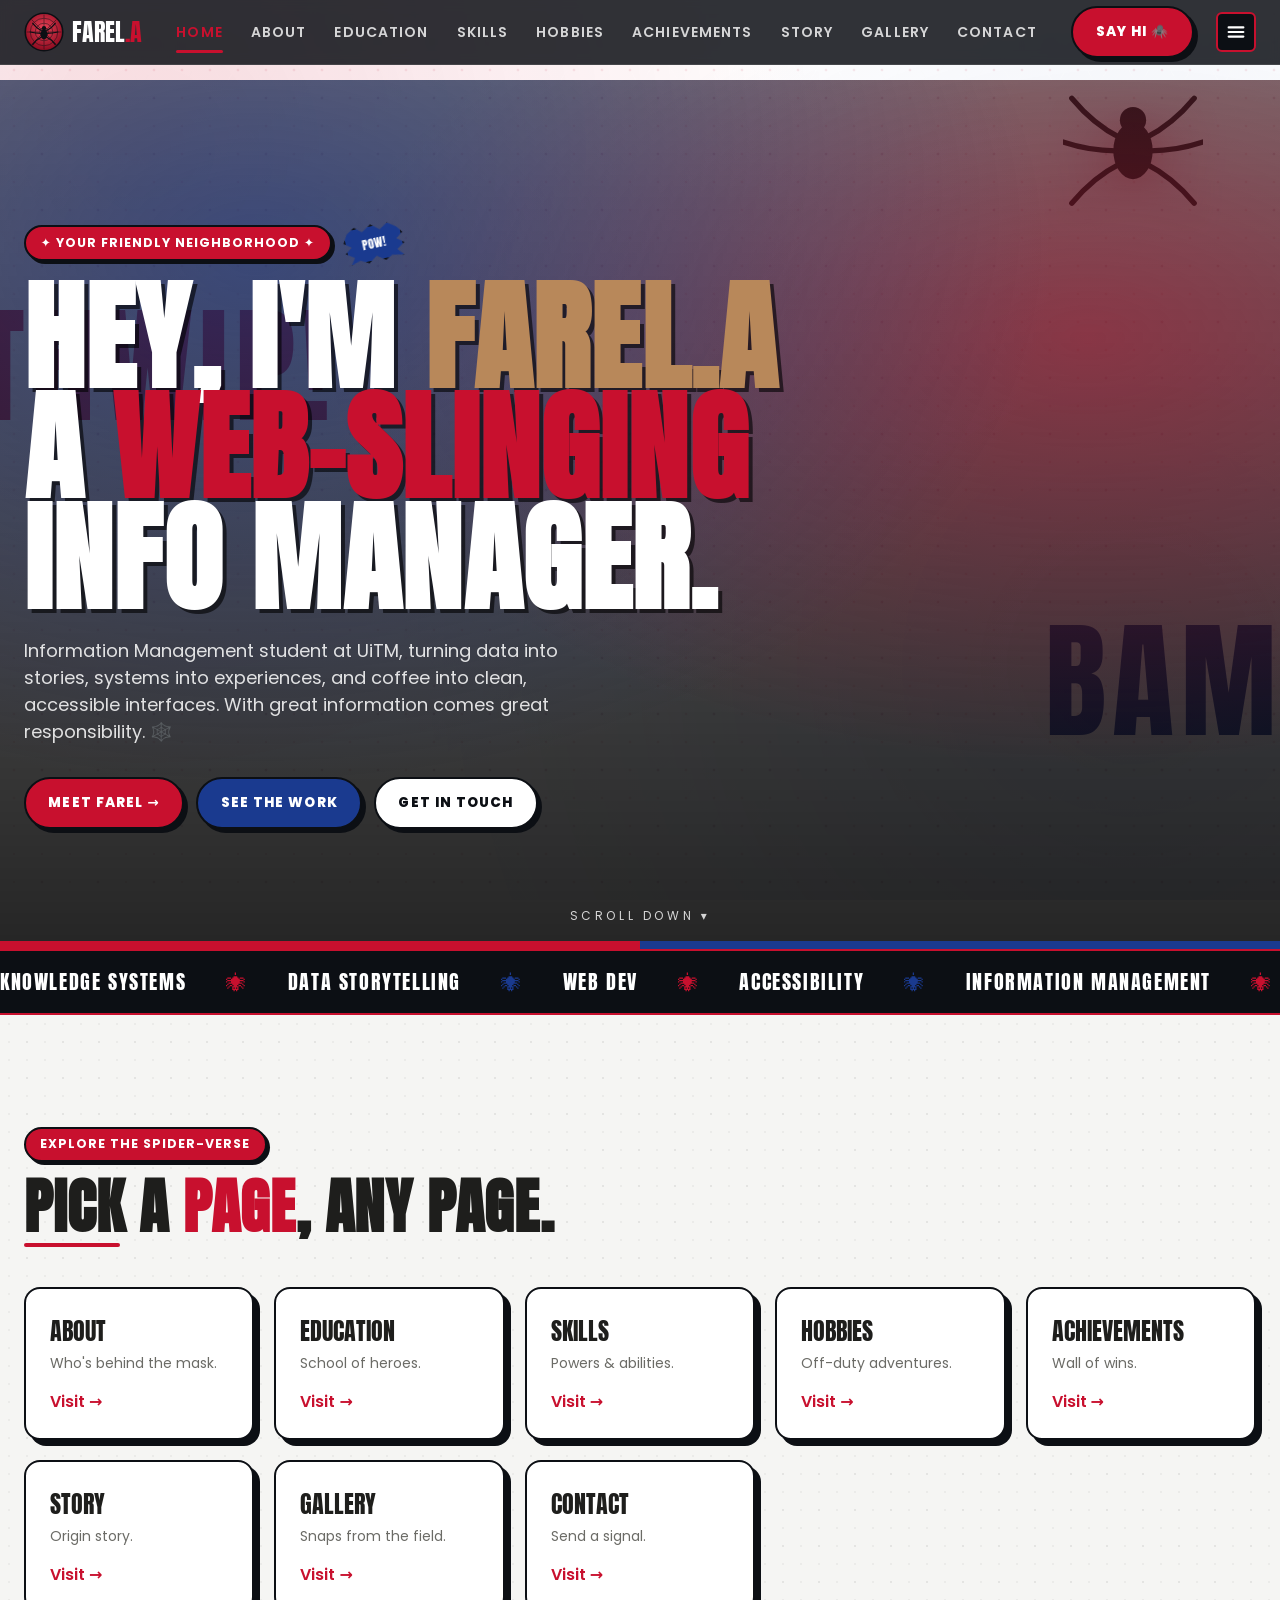
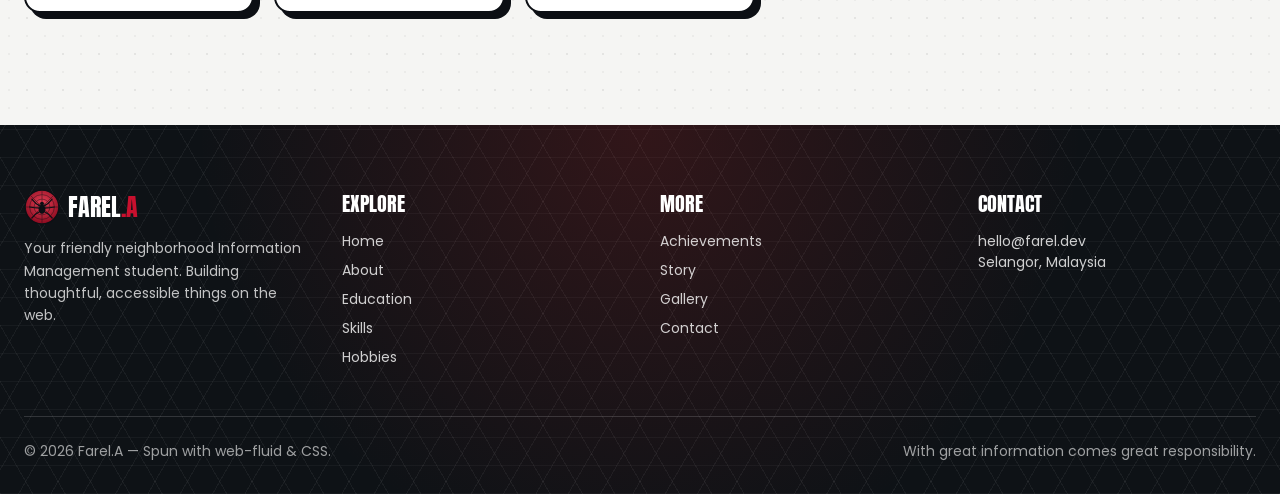
<file: index.html>
<!doctype html>
<html lang="en">
<head>
<meta charset="utf-8">
<meta name="viewport" content="width=device-width,initial-scale=1">
<title>Farel.A — Web-Slinging Info Manager</title>
<meta name="description" content="Portfolio home of Farel.A, Information Management student at UiTM.">
<meta property="og:title" content="Farel.A — Web-Slinging Info Manager">
<meta property="og:description" content="Portfolio home of Farel.A, Information Management student at UiTM.">
<meta property="og:type" content="website">
<link rel="preconnect" href="https://fonts.googleapis.com">
<link rel="preconnect" href="https://fonts.gstatic.com" crossorigin>
<link rel="stylesheet" href="https://fonts.googleapis.com/css2?family=Anton&family=Poppins:wght@300;400;500;600;700;800&display=swap">
<link rel="stylesheet" href="styles.css">
</head>
<body>
<div id="site-header-slot"></div>
<main style="padding-top:5rem">

<section class="hero web-corner">
  <div class="hero-bg">
    <video autoplay muted loop playsinline poster="https://images.unsplash.com/photo-1518709268805-4e9042af9f23?auto=format&fit=crop&w=1600&q=70">
      <source src="https://cdn.coverr.co/videos/coverr-rain-on-leaves-2584/1080p.mp4" type="video/mp4">
    </video>
    <div class="spidey-veil" style="position:absolute;inset:0"></div>
  </div>
  <div class="container-x relative grid gap-10 items-center" style="grid-template-columns:1fr">
    <div class="reveal">
      <div class="flex items-center gap-3 flex-wrap">
        <span class="chip">✦ Your friendly neighborhood ✦</span>
        <span class="comic-burst blue pop" style="--r:-12deg;transform:rotate(-12deg);font-size:.75rem">POW!</span>
      </div>
      <h1 class="hero-title" style="margin-top:1.25rem">Hey, I'm <span class="text-accent">Farel.A</span><br>A <span class="text-spidey">Web-Slinging</span><br>Info Manager.</h1>
      <p class="hero-lead">Information Management student at UiTM, turning data into stories, systems into experiences, and coffee into clean, accessible interfaces. With great information comes great responsibility. <span aria-hidden="true">🕸️</span></p>
      <div style="margin-top:2rem;display:flex;flex-wrap:wrap;gap:.75rem">
        <a href="about.html" class="btn-comic bg-spidey text-white">Meet Farel →</a>
        <a href="gallery.html" class="btn-comic bg-spidey-blue text-white">See the Work</a>
        <a href="contact.html" class="btn-comic bg-white text-ink">Get in Touch</a>
      </div>
    </div>
  </div>
  <div style="position:absolute;bottom:1rem;left:0;right:0;text-align:center;color:rgba(255,255,255,.8);font-size:.75rem;letter-spacing:.3em">SCROLL DOWN ▾</div>
</section>

<div style="height:.5rem" class="crack-strip"></div>

<div class="bg-ink text-white" style="border-top:2px solid var(--spidey);border-bottom:2px solid var(--spidey);overflow:hidden">
  <div class="marquee-track">
    <div class="flex gap-10 items-center shrink-0"><span class="flex items-center gap-10"><span>KNOWLEDGE SYSTEMS</span><span class="text-spidey">🕷</span></span><span class="flex items-center gap-10"><span>DATA STORYTELLING</span><span class="text-spidey-blue">🕷</span></span><span class="flex items-center gap-10"><span>WEB DEV</span><span class="text-spidey">🕷</span></span><span class="flex items-center gap-10"><span>ACCESSIBILITY</span><span class="text-spidey-blue">🕷</span></span><span class="flex items-center gap-10"><span>INFORMATION MANAGEMENT</span><span class="text-spidey">🕷</span></span><span class="flex items-center gap-10"><span>UX RESEARCH</span><span class="text-spidey-blue">🕷</span></span><span class="flex items-center gap-10"><span>DATABASE DESIGN</span><span class="text-spidey">🕷</span></span></div><div class="flex gap-10 items-center shrink-0"><span class="flex items-center gap-10"><span>KNOWLEDGE SYSTEMS</span><span class="text-spidey">🕷</span></span><span class="flex items-center gap-10"><span>DATA STORYTELLING</span><span class="text-spidey-blue">🕷</span></span><span class="flex items-center gap-10"><span>WEB DEV</span><span class="text-spidey">🕷</span></span><span class="flex items-center gap-10"><span>ACCESSIBILITY</span><span class="text-spidey-blue">🕷</span></span><span class="flex items-center gap-10"><span>INFORMATION MANAGEMENT</span><span class="text-spidey">🕷</span></span><span class="flex items-center gap-10"><span>UX RESEARCH</span><span class="text-spidey-blue">🕷</span></span><span class="flex items-center gap-10"><span>DATABASE DESIGN</span><span class="text-spidey">🕷</span></span></div>
  </div>
</div>

<section class="section alt">
  <div class="container-x">
    <div class="reveal" style="max-width:42rem">
      <span class="chip">Explore the spider-verse</span>
      <h2 class="section-title" style="margin-top:1rem">Pick a <span class="text-spidey">page</span>, any page.</h2>
      <div style="margin-top:.5rem;height:.25rem;width:6rem;background:var(--spidey);border-radius:9999px"></div>
    </div>
    <div style="margin-top:2.5rem;display:grid;grid-template-columns:repeat(auto-fill,minmax(220px,1fr));gap:1.25rem">
      <a href="about.html" class="reveal comic-card p-6" style="display:block;transition:transform .15s ease" onmouseover="this.style.transform='translate(-3px,-3px)'" onmouseout="this.style.transform='none'">
        <p class="font-display text-2xl">About</p>
        <p class="text-muted-foreground text-sm mt-1">Who's behind the mask.</p>
        <p class="mt-4 font-semibold text-spidey">Visit →</p>
      </a><a href="education.html" class="reveal comic-card p-6" style="display:block;transition:transform .15s ease" onmouseover="this.style.transform='translate(-3px,-3px)'" onmouseout="this.style.transform='none'">
        <p class="font-display text-2xl">Education</p>
        <p class="text-muted-foreground text-sm mt-1">School of heroes.</p>
        <p class="mt-4 font-semibold text-spidey">Visit →</p>
      </a><a href="skills.html" class="reveal comic-card p-6" style="display:block;transition:transform .15s ease" onmouseover="this.style.transform='translate(-3px,-3px)'" onmouseout="this.style.transform='none'">
        <p class="font-display text-2xl">Skills</p>
        <p class="text-muted-foreground text-sm mt-1">Powers & abilities.</p>
        <p class="mt-4 font-semibold text-spidey">Visit →</p>
      </a><a href="hobbies.html" class="reveal comic-card p-6" style="display:block;transition:transform .15s ease" onmouseover="this.style.transform='translate(-3px,-3px)'" onmouseout="this.style.transform='none'">
        <p class="font-display text-2xl">Hobbies</p>
        <p class="text-muted-foreground text-sm mt-1">Off-duty adventures.</p>
        <p class="mt-4 font-semibold text-spidey">Visit →</p>
      </a><a href="achievements.html" class="reveal comic-card p-6" style="display:block;transition:transform .15s ease" onmouseover="this.style.transform='translate(-3px,-3px)'" onmouseout="this.style.transform='none'">
        <p class="font-display text-2xl">Achievements</p>
        <p class="text-muted-foreground text-sm mt-1">Wall of wins.</p>
        <p class="mt-4 font-semibold text-spidey">Visit →</p>
      </a><a href="story.html" class="reveal comic-card p-6" style="display:block;transition:transform .15s ease" onmouseover="this.style.transform='translate(-3px,-3px)'" onmouseout="this.style.transform='none'">
        <p class="font-display text-2xl">Story</p>
        <p class="text-muted-foreground text-sm mt-1">Origin story.</p>
        <p class="mt-4 font-semibold text-spidey">Visit →</p>
      </a><a href="gallery.html" class="reveal comic-card p-6" style="display:block;transition:transform .15s ease" onmouseover="this.style.transform='translate(-3px,-3px)'" onmouseout="this.style.transform='none'">
        <p class="font-display text-2xl">Gallery</p>
        <p class="text-muted-foreground text-sm mt-1">Snaps from the field.</p>
        <p class="mt-4 font-semibold text-spidey">Visit →</p>
      </a><a href="contact.html" class="reveal comic-card p-6" style="display:block;transition:transform .15s ease" onmouseover="this.style.transform='translate(-3px,-3px)'" onmouseout="this.style.transform='none'">
        <p class="font-display text-2xl">Contact</p>
        <p class="text-muted-foreground text-sm mt-1">Send a signal.</p>
        <p class="mt-4 font-semibold text-spidey">Visit →</p>
      </a>
    </div>
  </div>
</section>
</main>
<div id="site-footer-slot"></div>
<div id="lightbox" class="lightbox" style="display:none"></div>
<script src="script.js"></script>
</body>
</html>
</file>
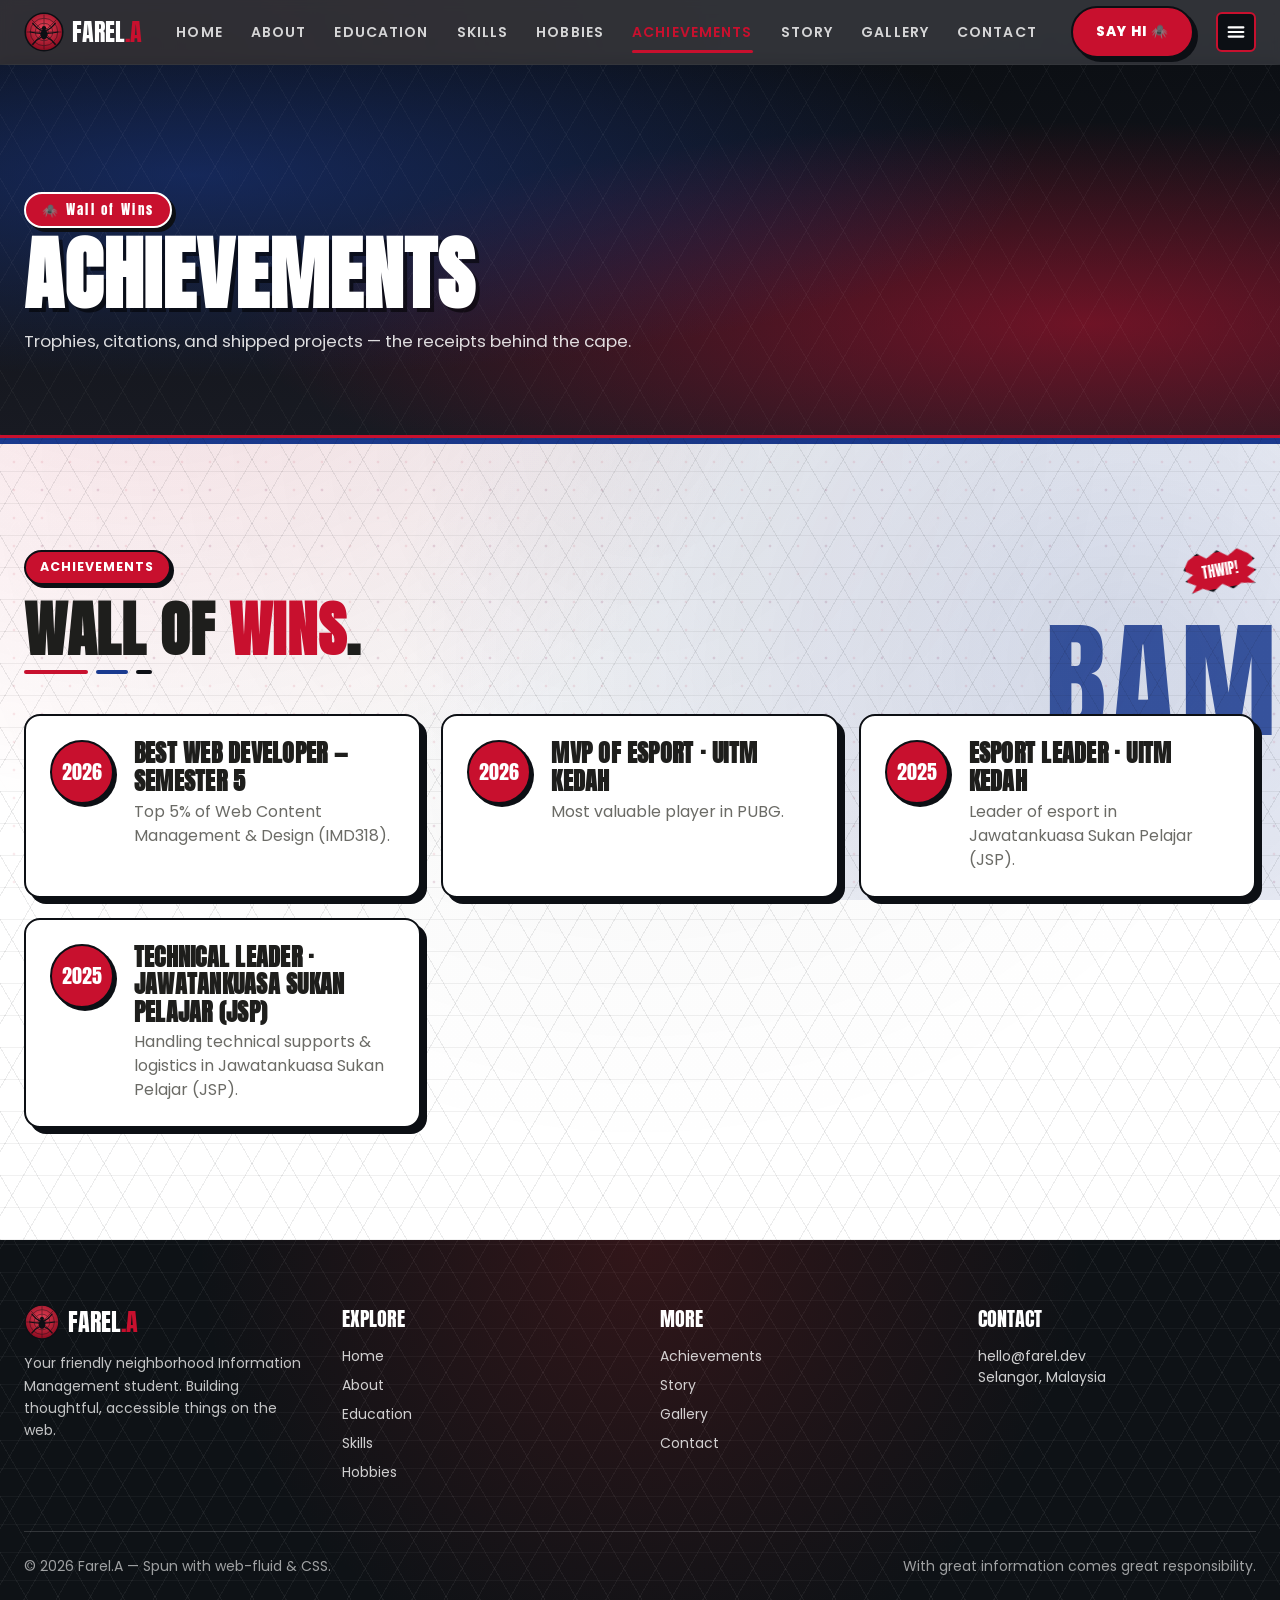
<file: achievements.html>
<!doctype html>
<html lang="en">
<head>
<meta charset="utf-8">
<meta name="viewport" content="width=device-width,initial-scale=1">
<title>Achievements — Farel.A</title>
<meta name="description" content="Awards, wins, and milestones earned along the way.">
<meta property="og:title" content="Achievements — Farel.A">
<meta property="og:description" content="Awards, wins, and milestones earned along the way.">
<meta property="og:type" content="website">
<link rel="preconnect" href="https://fonts.googleapis.com">
<link rel="preconnect" href="https://fonts.gstatic.com" crossorigin>
<link rel="stylesheet" href="https://fonts.googleapis.com/css2?family=Anton&family=Poppins:wght@300;400;500;600;700;800&display=swap">
<link rel="stylesheet" href="styles.css">
</head>
<body>
<div id="site-header-slot"></div>
<main style="padding-top:5rem">
<section class="section web">
    <div class="container-x">
      <div class="reveal flex items-start justify-between gap-6 flex-wrap">
        <div>
          <span class="chip">Achievements</span>
          <h1 class="section-title" style="margin-top:1rem">Wall of <span class="text-spidey">wins</span>.</h1>
          <div class="section-eyebrow-bar"><span></span><span></span><span></span></div>
        </div>
        <span class="comic-burst pop sm:inline-grid hidden" style="--r:-10deg;transform:rotate(-10deg);font-size:.85rem">THWIP!</span>
      </div>
      <div style="margin-top:2.5rem">
  <div style="display:grid;gap:1.25rem;grid-template-columns:repeat(auto-fit,minmax(320px,1fr))">
    <div class="reveal comic-card p-6" style="display:flex;gap:1.25rem;align-items:flex-start">
      <div class="shrink-0" style="width:4rem;height:4rem;border-radius:9999px;background:var(--spidey);color:#fff;border:2px solid var(--ink);display:grid;place-items:center;font-family:var(--font-display);font-size:1.25rem;box-shadow:3px 3px 0 var(--ink)">2026</div>
      <div><h2 class="font-display text-2xl leading-tight">Best Web Developer — Semester 5</h2><p class="text-muted-foreground mt-1">Top 5% of Web Content Management & Design (IMD318).</p></div>
    </div><div class="reveal comic-card p-6" style="display:flex;gap:1.25rem;align-items:flex-start">
      <div class="shrink-0" style="width:4rem;height:4rem;border-radius:9999px;background:var(--spidey);color:#fff;border:2px solid var(--ink);display:grid;place-items:center;font-family:var(--font-display);font-size:1.25rem;box-shadow:3px 3px 0 var(--ink)">2026</div>
      <div><h2 class="font-display text-2xl leading-tight">MVP of Esport · UiTM Kedah</h2><p class="text-muted-foreground mt-1">Most valuable player in PUBG.</p></div>
    </div><div class="reveal comic-card p-6" style="display:flex;gap:1.25rem;align-items:flex-start">
      <div class="shrink-0" style="width:4rem;height:4rem;border-radius:9999px;background:var(--spidey);color:#fff;border:2px solid var(--ink);display:grid;place-items:center;font-family:var(--font-display);font-size:1.25rem;box-shadow:3px 3px 0 var(--ink)">2025</div>
      <div><h2 class="font-display text-2xl leading-tight">Esport Leader · UiTM Kedah </h2><p class="text-muted-foreground mt-1">Leader of esport in Jawatankuasa Sukan Pelajar (JSP).</p></div>
    </div><div class="reveal comic-card p-6" style="display:flex;gap:1.25rem;align-items:flex-start">
      <div class="shrink-0" style="width:4rem;height:4rem;border-radius:9999px;background:var(--spidey);color:#fff;border:2px solid var(--ink);display:grid;place-items:center;font-family:var(--font-display);font-size:1.25rem;box-shadow:3px 3px 0 var(--ink)">2025</div>
      <div><h2 class="font-display text-2xl leading-tight">Technical Leader · Jawatankuasa Sukan Pelajar (JSP)</h2><p class="text-muted-foreground mt-1">Handling technical supports & logistics in Jawatankuasa Sukan Pelajar (JSP).</p></div>
    </div>
  </div>
</div>
    </div>
  </section>
</main>
<div id="site-footer-slot"></div>
<div id="lightbox" class="lightbox" style="display:none"></div>
<script src="script.js"></script>
</body>
</html>
</file>
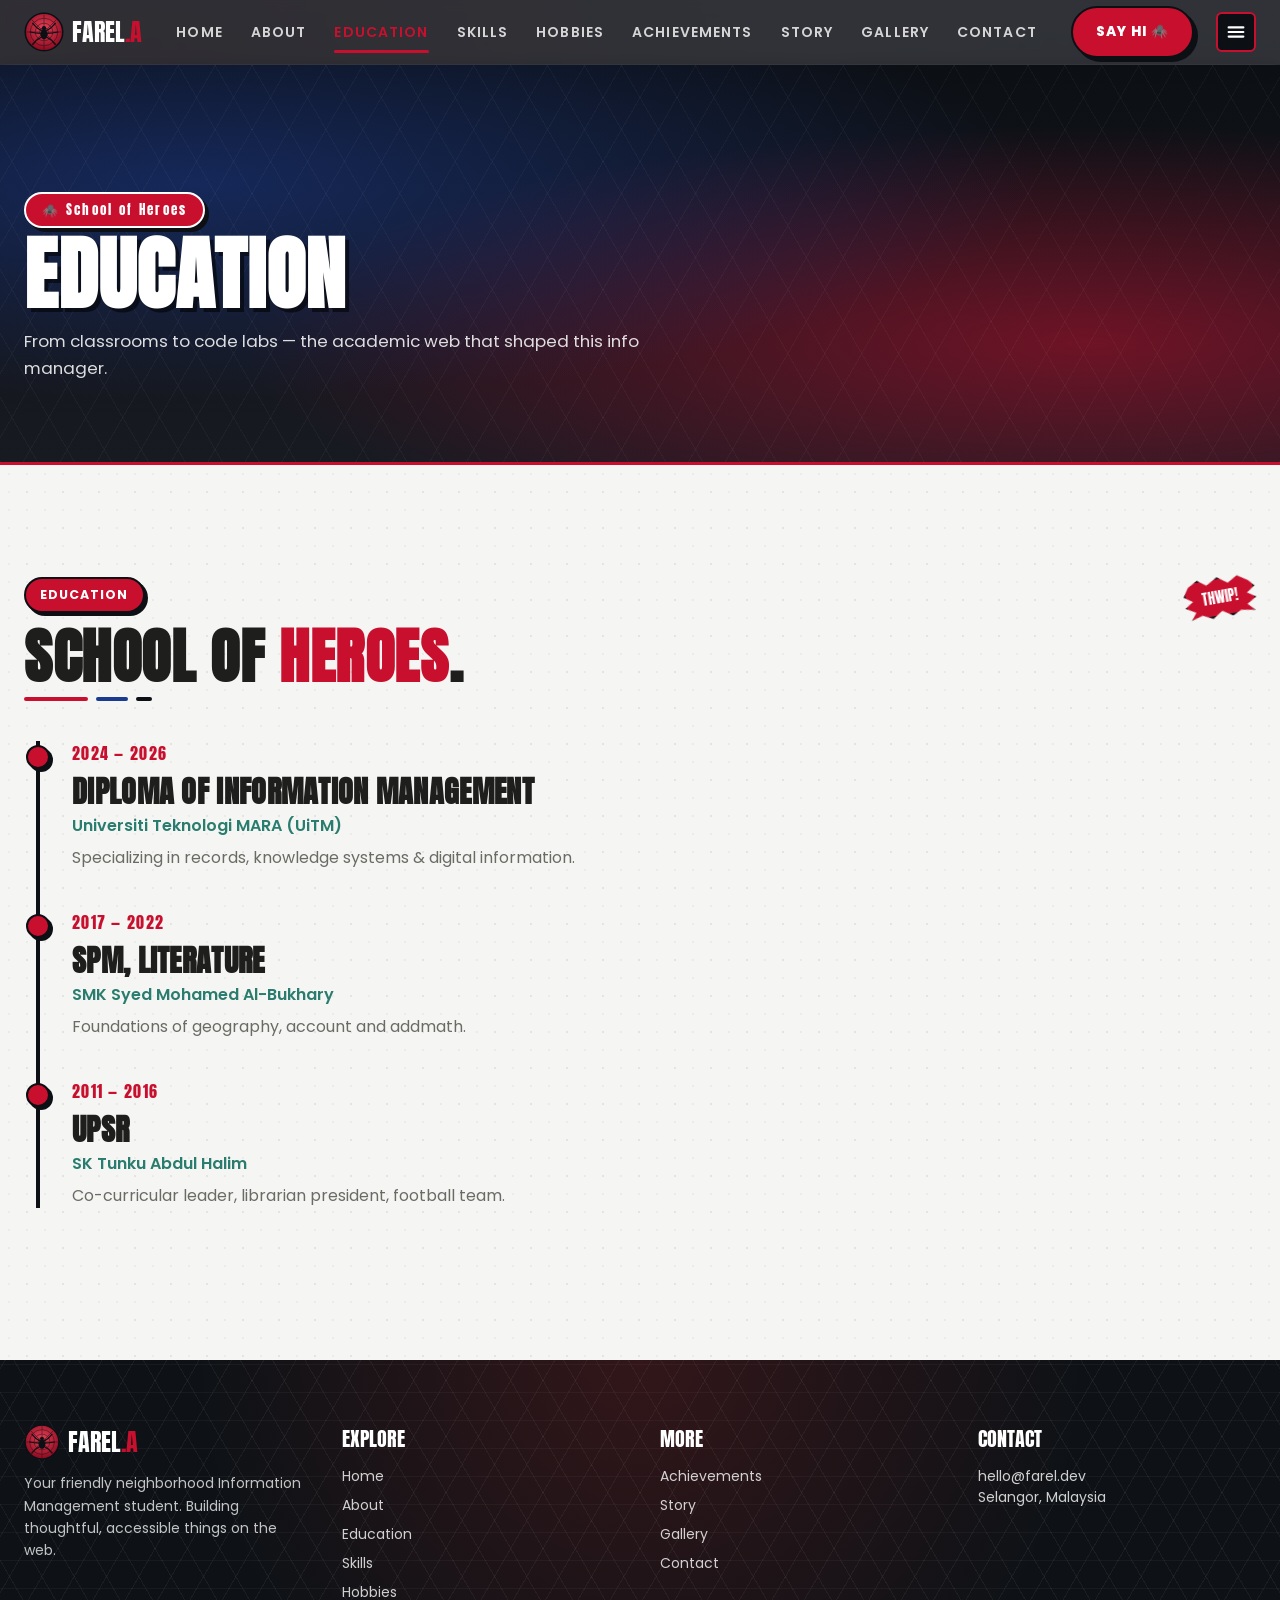
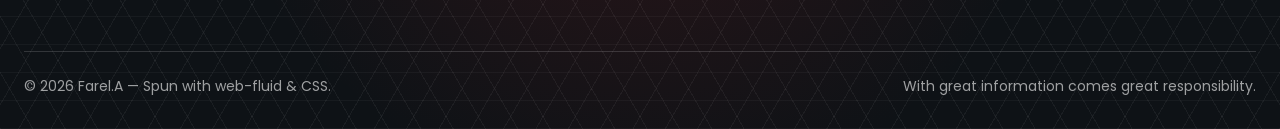
<file: education.html>
<!doctype html>
<html lang="en">
<head>
<meta charset="utf-8">
<meta name="viewport" content="width=device-width,initial-scale=1">
<title>Education — Farel.A</title>
<meta name="description" content="Academic journey of Farel.A at UiTM and beyond.">
<meta property="og:title" content="Education — Farel.A">
<meta property="og:description" content="Academic journey of Farel.A at UiTM and beyond.">
<meta property="og:type" content="website">
<link rel="preconnect" href="https://fonts.googleapis.com">
<link rel="preconnect" href="https://fonts.gstatic.com" crossorigin>
<link rel="stylesheet" href="https://fonts.googleapis.com/css2?family=Anton&family=Poppins:wght@300;400;500;600;700;800&display=swap">
<link rel="stylesheet" href="styles.css">
</head>
<body>
<div id="site-header-slot"></div>
<main style="padding-top:5rem">
<section class="section alt">
    <div class="container-x">
      <div class="reveal flex items-start justify-between gap-6 flex-wrap">
        <div>
          <span class="chip">Education</span>
          <h1 class="section-title" style="margin-top:1rem">School of <span class="text-spidey">heroes</span>.</h1>
          <div class="section-eyebrow-bar"><span></span><span></span><span></span></div>
        </div>
        <span class="comic-burst pop sm:inline-grid hidden" style="--r:-10deg;transform:rotate(-10deg);font-size:.85rem">THWIP!</span>
      </div>
      <div style="margin-top:2.5rem">
  <ol class="timeline">
    <li class="reveal"><span class="dot"></span>
      <p class="font-display text-spidey tracking-wider">2024 — 2026</p>
      <h2 class="font-display text-3xl mt-1">Diploma of Information Management</h2>
      <p class="text-primary font-semibold">Universiti Teknologi MARA (UiTM)</p>
      <p class="text-muted-foreground mt-2 max-w-2xl">Specializing in records, knowledge systems & digital information.</p>
    </li><li class="reveal"><span class="dot"></span>
      <p class="font-display text-spidey tracking-wider">2017 — 2022</p>
      <h2 class="font-display text-3xl mt-1">SPM, Literature</h2>
      <p class="text-primary font-semibold">SMK Syed Mohamed Al-Bukhary</p>
      <p class="text-muted-foreground mt-2 max-w-2xl">Foundations of geography, account and addmath.</p>
    </li><li class="reveal"><span class="dot"></span>
      <p class="font-display text-spidey tracking-wider">2011 — 2016</p>
      <h2 class="font-display text-3xl mt-1">UPSR</h2>
      <p class="text-primary font-semibold">SK Tunku Abdul Halim</p>
      <p class="text-muted-foreground mt-2 max-w-2xl">Co-curricular leader, librarian president, football team.</p>
    </li>
  </ol>
</div>
    </div>
  </section>
</main>
<div id="site-footer-slot"></div>
<div id="lightbox" class="lightbox" style="display:none"></div>
<script src="script.js"></script>
</body>
</html>
</file>
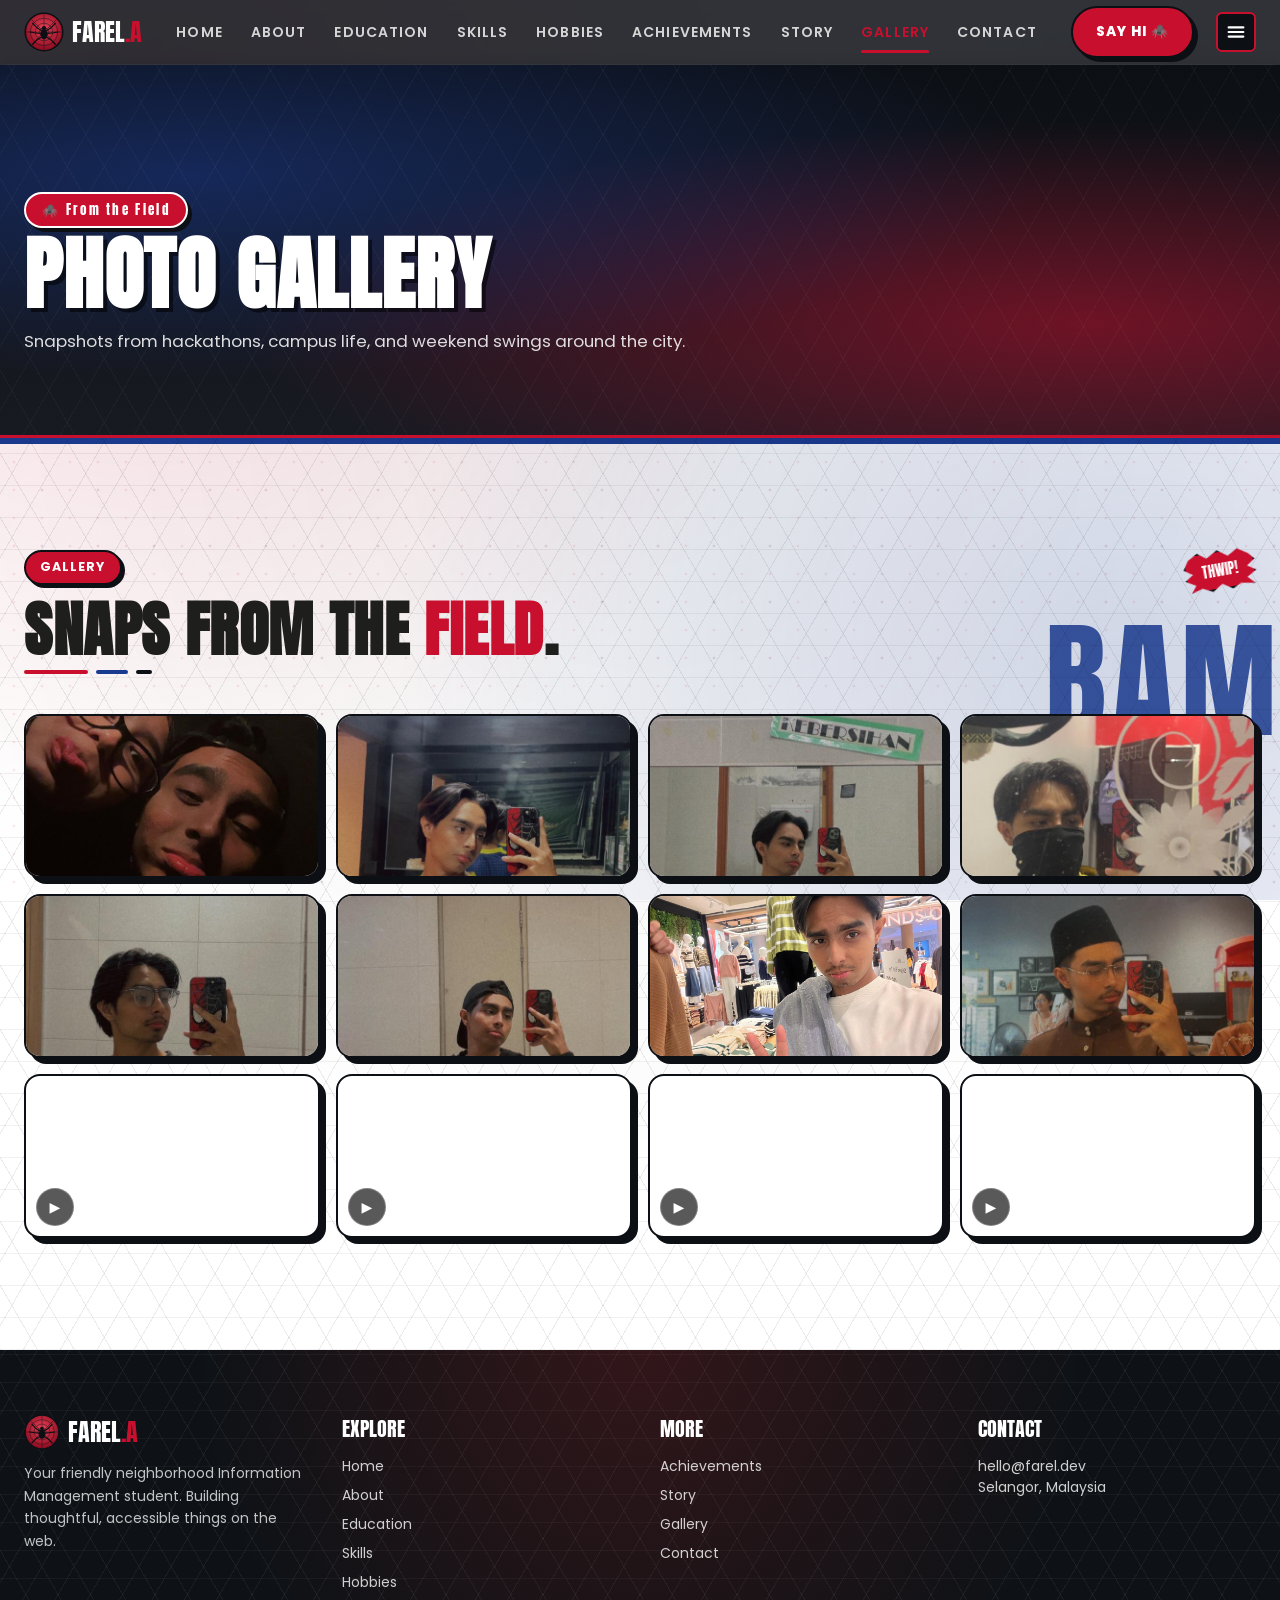
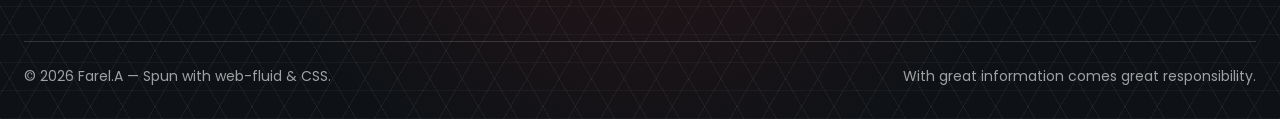
<file: gallery.html>
<!doctype html>
<html lang="en">
<head>
<meta charset="utf-8">
<meta name="viewport" content="width=device-width,initial-scale=1">
<title>Gallery — Farel.A</title>
<meta name="description" content="A visual log of projects, events, and snapshots from the field.">
<meta property="og:title" content="Gallery — Farel.A">
<meta property="og:description" content="A visual log of projects, events, and snapshots from the field.">
<meta property="og:type" content="website">
<link rel="preconnect" href="https://fonts.googleapis.com">
<link rel="preconnect" href="https://fonts.gstatic.com" crossorigin>
<link rel="stylesheet" href="https://fonts.googleapis.com/css2?family=Anton&family=Poppins:wght@300;400;500;600;700;800&display=swap">
<link rel="stylesheet" href="styles.css">
</head>
<body>
<div id="site-header-slot"></div>
<main style="padding-top:5rem">
<section class="section web">
    <div class="container-x">
      <div class="reveal flex items-start justify-between gap-6 flex-wrap">
        <div>
          <span class="chip">Gallery</span>
          <h1 class="section-title" style="margin-top:1rem">Snaps from the <span class="text-spidey">field</span>.</h1>
          <div class="section-eyebrow-bar"><span></span><span></span><span></span></div>
        </div>
        <span class="comic-burst pop sm:inline-grid hidden" style="--r:-10deg;transform:rotate(-10deg);font-size:.85rem">THWIP!</span>
      </div>
      <div style="margin-top:2.5rem">
  <div id="galleryGrid" class="gallery-grid"></div>
</div>
    </div>
  </section>
</main>
<div id="site-footer-slot"></div>
<div id="lightbox" class="lightbox" style="display:none"></div>
<script>
  // ============================================================
  //  EDIT YOUR GALLERY HERE
  // ------------------------------------------------------------
  //  1. Create a folder named "media" next to this file
  //  2. Drop your .jpg / .png / .mp4 files inside it
  //  3. List them below. Use type:"image" or type:"video".
  //  4. For videos, "poster" is the thumbnail shown in the grid.
  // ============================================================
  window.GALLERY_ITEMS = [
    { type:"image", src:"media/photo-1.jpeg", caption:"Snapshot 1" },
    { type:"image", src:"media/photo-2.jpeg", caption:"Snapshot 2" },
    { type:"image", src:"media/photo-3.jpeg", caption:"Snapshot 3" },
    { type:"image", src:"media/photo-4.jpeg", caption:"Snapshot 4" },
    { type:"image", src:"media/photo-5.jpeg", caption:"Snapshot 5" },
    { type:"image", src:"media/photo-6.jpeg", caption:"Snapshot 6" },
    { type:"image", src:"media/photo-7.jpeg", caption:"Snapshot 7" },
    { type:"image", src:"media/photo-8.jpeg", caption:"Snapshot 8" },
    { type:"video", src:"media/video-1.mp4", caption:"Clip 1" },
    { type:"video", src:"media/video-2.mp4", caption:"Clip 2" },
    { type:"video", src:"media/video-3.mp4", caption:"Clip 3" },
    { type:"video", src:"media/video-4.mp4", caption:"Clip 4" },
  ];
</script>
<script src="script.js"></script>
</body>
</html>
</file>
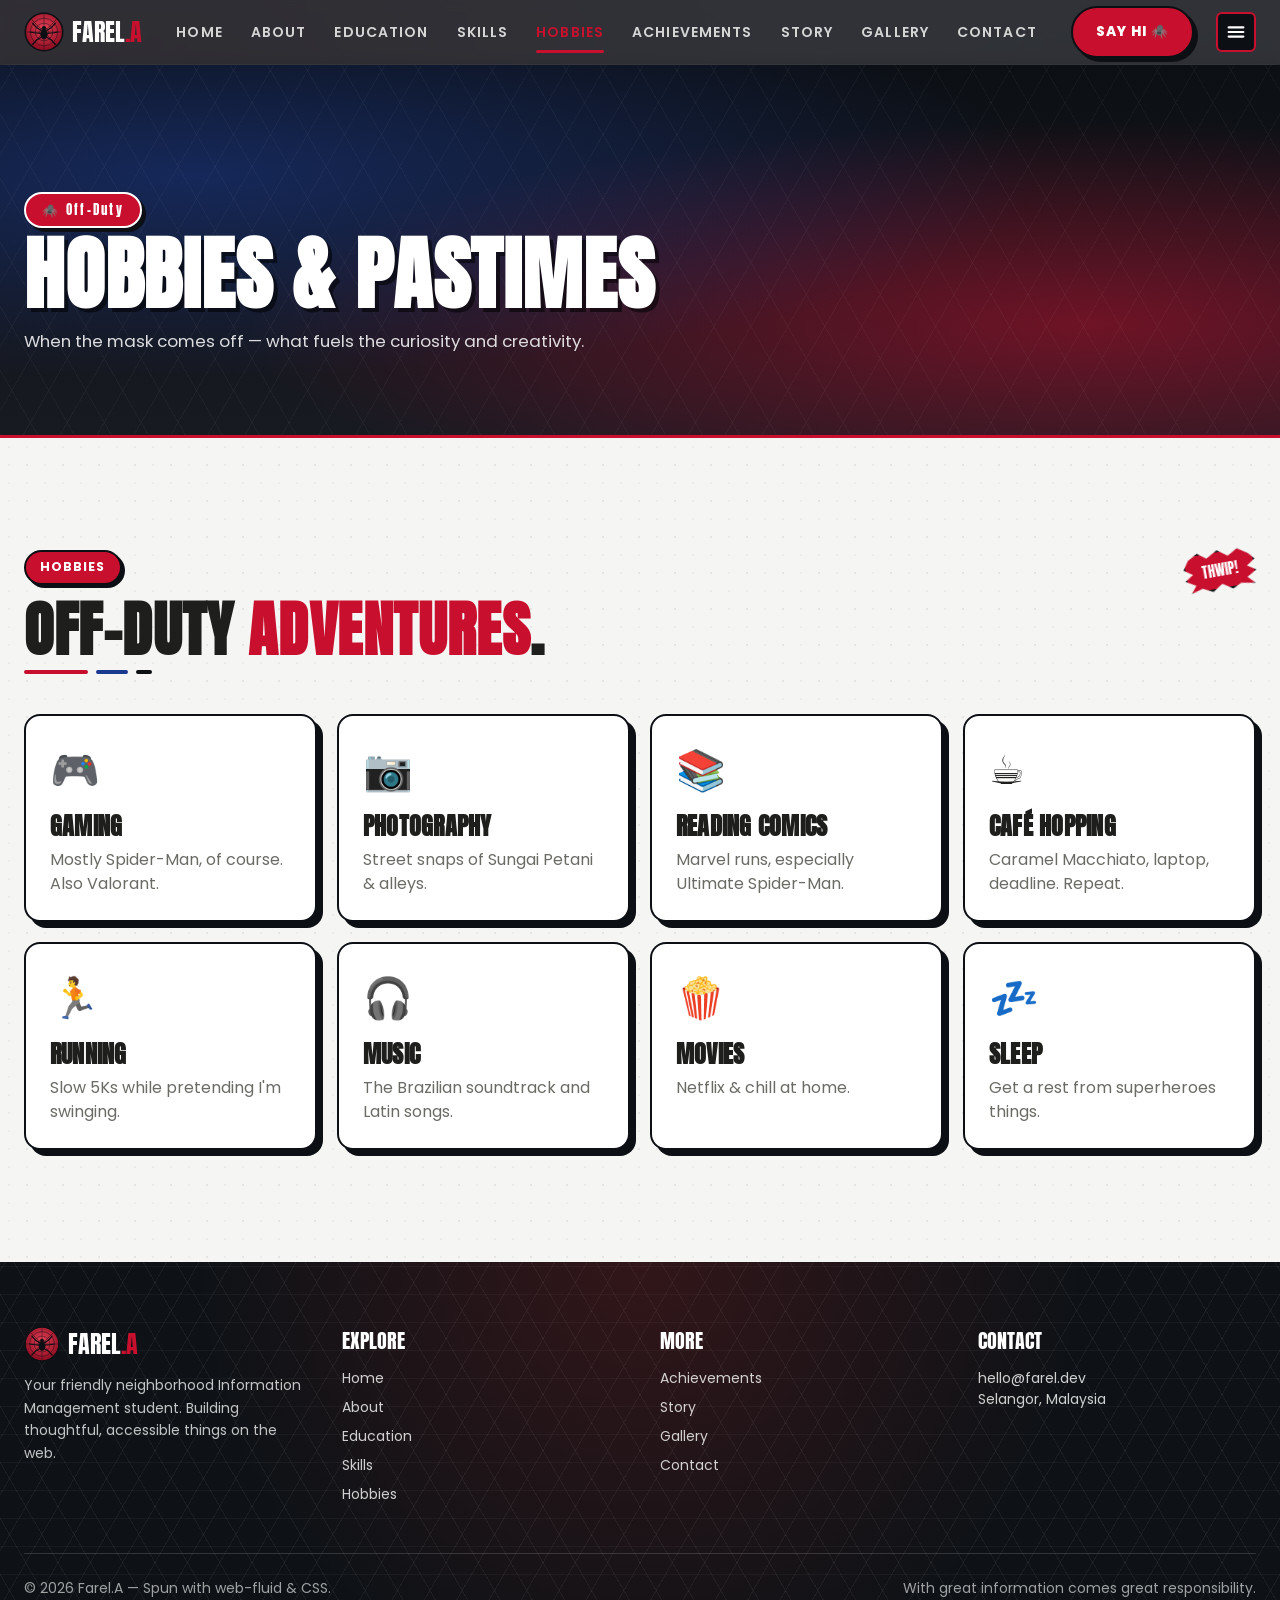
<file: hobbies.html>
<!doctype html>
<html lang="en">
<head>
<meta charset="utf-8">
<meta name="viewport" content="width=device-width,initial-scale=1">
<title>Hobbies — Farel.A</title>
<meta name="description" content="What Farel does off-duty: gaming, photography, comics, and more.">
<meta property="og:title" content="Hobbies — Farel.A">
<meta property="og:description" content="What Farel does off-duty: gaming, photography, comics, and more.">
<meta property="og:type" content="website">
<link rel="preconnect" href="https://fonts.googleapis.com">
<link rel="preconnect" href="https://fonts.gstatic.com" crossorigin>
<link rel="stylesheet" href="https://fonts.googleapis.com/css2?family=Anton&family=Poppins:wght@300;400;500;600;700;800&display=swap">
<link rel="stylesheet" href="styles.css">
</head>
<body>
<div id="site-header-slot"></div>
<main style="padding-top:5rem">
<section class="section alt">
    <div class="container-x">
      <div class="reveal flex items-start justify-between gap-6 flex-wrap">
        <div>
          <span class="chip">Hobbies</span>
          <h1 class="section-title" style="margin-top:1rem">Off-duty <span class="text-spidey">adventures</span>.</h1>
          <div class="section-eyebrow-bar"><span></span><span></span><span></span></div>
        </div>
        <span class="comic-burst pop sm:inline-grid hidden" style="--r:-10deg;transform:rotate(-10deg);font-size:.85rem">THWIP!</span>
      </div>
      <div style="margin-top:2.5rem">
  <div style="display:grid;gap:1.25rem;grid-template-columns:repeat(auto-fit,minmax(240px,1fr))">
    <div class="reveal comic-card p-6">
      <div style="font-size:2.5rem">🎮</div>
      <h2 class="font-display text-2xl mt-2">Gaming</h2>
      <p class="text-muted-foreground mt-1">Mostly Spider-Man, of course. Also Valorant.</p>
    </div><div class="reveal comic-card p-6">
      <div style="font-size:2.5rem">📷</div>
      <h2 class="font-display text-2xl mt-2">Photography</h2>
      <p class="text-muted-foreground mt-1">Street snaps of Sungai Petani & alleys.</p>
    </div><div class="reveal comic-card p-6">
      <div style="font-size:2.5rem">📚</div>
      <h2 class="font-display text-2xl mt-2">Reading comics</h2>
      <p class="text-muted-foreground mt-1">Marvel runs, especially Ultimate Spider-Man.</p>
    </div><div class="reveal comic-card p-6">
      <div style="font-size:2.5rem">☕</div>
      <h2 class="font-display text-2xl mt-2">Café hopping</h2>
      <p class="text-muted-foreground mt-1">Caramel Macchiato, laptop, deadline. Repeat.</p>
    </div><div class="reveal comic-card p-6">
      <div style="font-size:2.5rem">🏃</div>
      <h2 class="font-display text-2xl mt-2">Running</h2>
      <p class="text-muted-foreground mt-1">Slow 5Ks while pretending I'm swinging.</p>
    </div><div class="reveal comic-card p-6">
      <div style="font-size:2.5rem">🎧</div>
      <h2 class="font-display text-2xl mt-2">Music</h2>
      <p class="text-muted-foreground mt-1">The Brazilian soundtrack and Latin songs.</p>
</div><div class="reveal comic-card p-6">
      <div style="font-size:2.5rem">🍿</div>
      <h2 class="font-display text-2xl mt-2">Movies</h2>
      <p class="text-muted-foreground mt-1">Netflix & chill at home.</p>
</div><div class="reveal comic-card p-6">
      <div style="font-size:2.5rem">💤</div>
      <h2 class="font-display text-2xl mt-2">Sleep</h2>
      <p class="text-muted-foreground mt-1">Get a rest from superheroes things.</p>
    </div>
  </div>
</div>
    </div>
  </section>
</main>
<div id="site-footer-slot"></div>
<div id="lightbox" class="lightbox" style="display:none"></div>
<script src="script.js"></script>
</body>
</html>
</file>
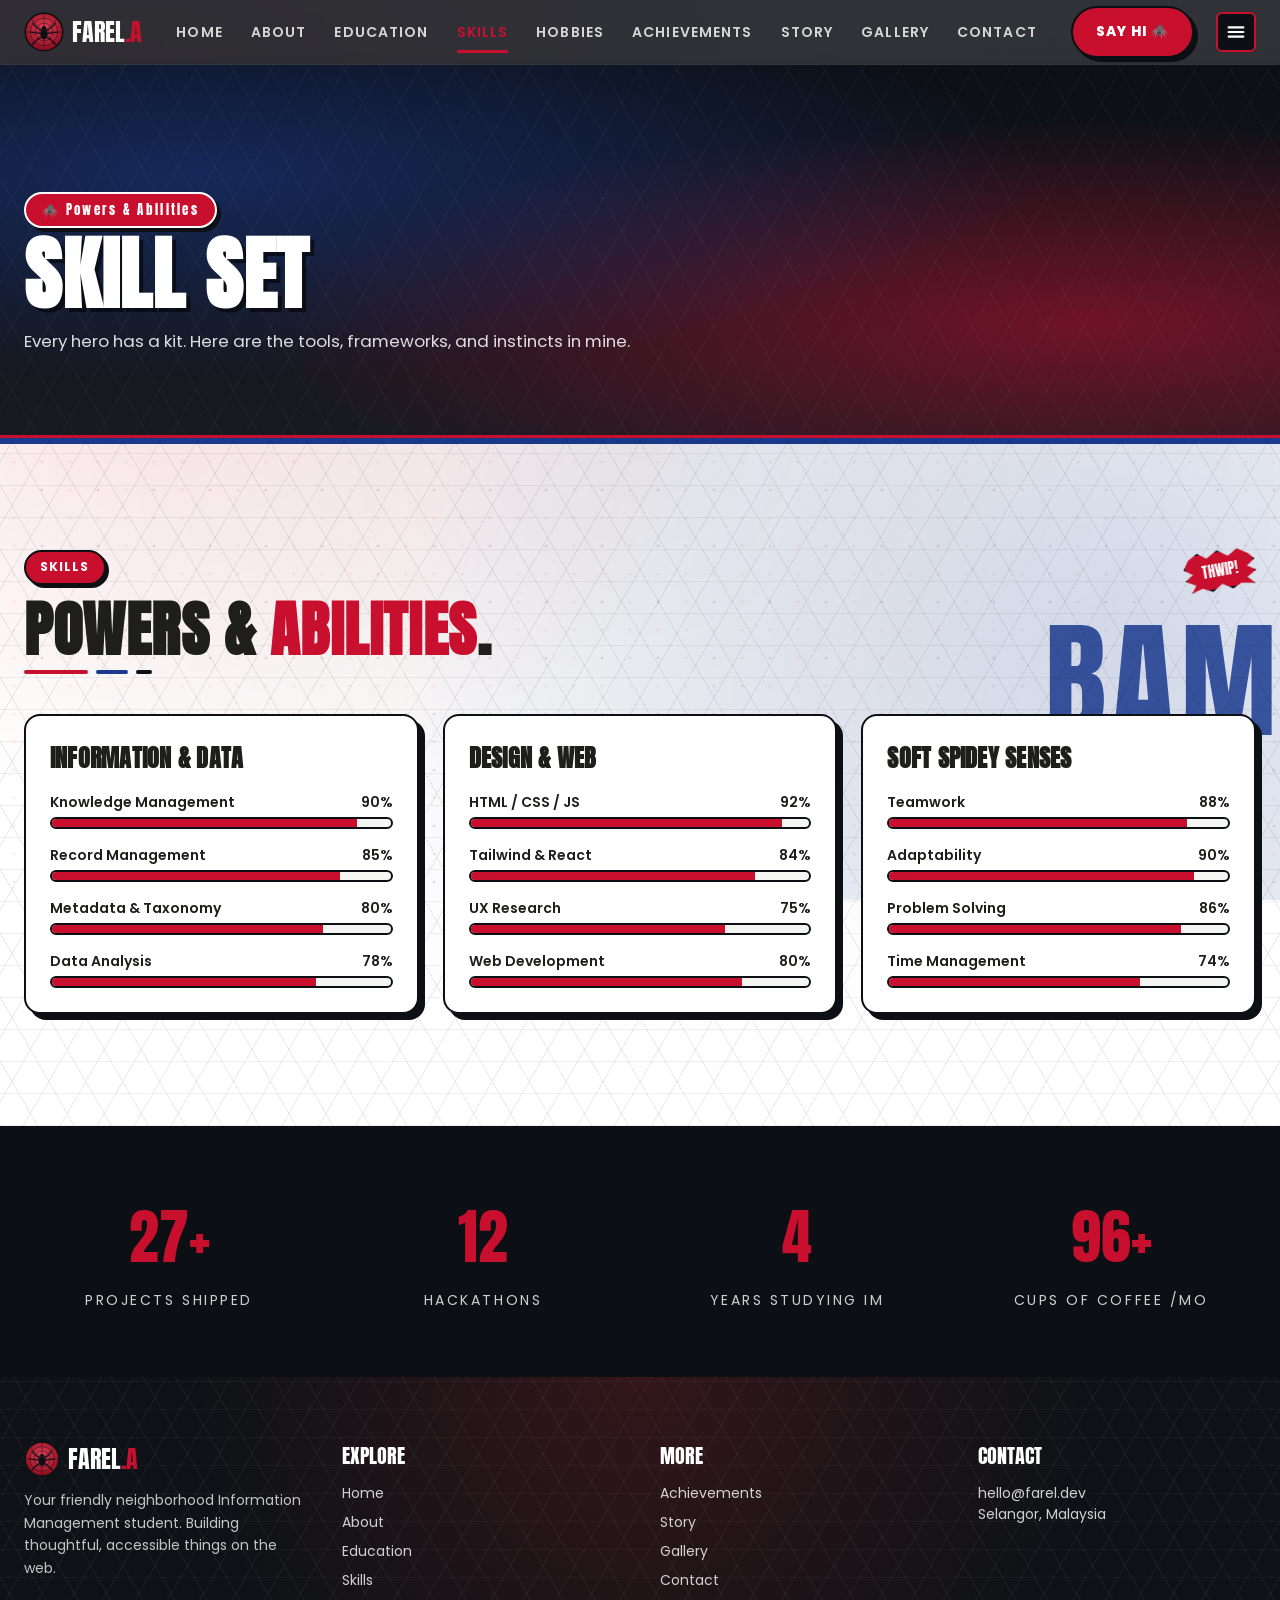
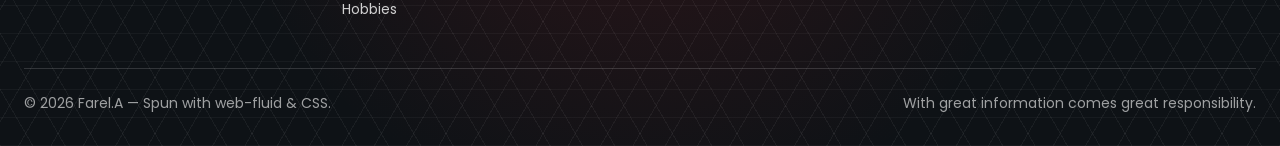
<file: skills.html>
<!doctype html>
<html lang="en">
<head>
<meta charset="utf-8">
<meta name="viewport" content="width=device-width,initial-scale=1">
<title>Skills — Farel.A</title>
<meta name="description" content="Technical and soft skills of Farel.A — from databases to design.">
<meta property="og:title" content="Skills — Farel.A">
<meta property="og:description" content="Technical and soft skills of Farel.A — from databases to design.">
<meta property="og:type" content="website">
<link rel="preconnect" href="https://fonts.googleapis.com">
<link rel="preconnect" href="https://fonts.gstatic.com" crossorigin>
<link rel="stylesheet" href="https://fonts.googleapis.com/css2?family=Anton&family=Poppins:wght@300;400;500;600;700;800&display=swap">
<link rel="stylesheet" href="styles.css">
</head>
<body>
<div id="site-header-slot"></div>
<main style="padding-top:5rem">
<section class="section web">
    <div class="container-x">
      <div class="reveal flex items-start justify-between gap-6 flex-wrap">
        <div>
          <span class="chip">Skills</span>
          <h1 class="section-title" style="margin-top:1rem">Powers & <span class="text-spidey">abilities</span>.</h1>
          <div class="section-eyebrow-bar"><span></span><span></span><span></span></div>
        </div>
        <span class="comic-burst pop sm:inline-grid hidden" style="--r:-10deg;transform:rotate(-10deg);font-size:.85rem">THWIP!</span>
      </div>
      <div style="margin-top:2.5rem">
  <div style="display:grid;gap:1.5rem;grid-template-columns:repeat(auto-fit,minmax(280px,1fr))">
    <div class="reveal comic-card p-6">
      <h2 class="font-display text-2xl">Information & Data</h2>
      <ul class="list-none" style="margin-top:1rem;display:grid;gap:1rem">
        <li>
          <div style="display:flex;justify-content:space-between;font-size:.875rem;font-weight:600"><span>Knowledge Management</span><span>90%</span></div>
          <div class="skill-bar"><div style="width:90%"></div></div>
        </li><li>
          <div style="display:flex;justify-content:space-between;font-size:.875rem;font-weight:600"><span>Record Management</span><span>85%</span></div>
          <div class="skill-bar"><div style="width:85%"></div></div>
        </li><li>
          <div style="display:flex;justify-content:space-between;font-size:.875rem;font-weight:600"><span>Metadata & Taxonomy</span><span>80%</span></div>
          <div class="skill-bar"><div style="width:80%"></div></div>
        </li><li>
          <div style="display:flex;justify-content:space-between;font-size:.875rem;font-weight:600"><span>Data Analysis</span><span>78%</span></div>
          <div class="skill-bar"><div style="width:78%"></div></div>
        </li>
      </ul>
    </div><div class="reveal comic-card p-6">
      <h2 class="font-display text-2xl">Design & Web</h2>
      <ul class="list-none" style="margin-top:1rem;display:grid;gap:1rem">
        <li>
          <div style="display:flex;justify-content:space-between;font-size:.875rem;font-weight:600"><span>HTML / CSS / JS</span><span>92%</span></div>
          <div class="skill-bar"><div style="width:92%"></div></div>
        </li><li>
          <div style="display:flex;justify-content:space-between;font-size:.875rem;font-weight:600"><span>Tailwind & React</span><span>84%</span></div>
          <div class="skill-bar"><div style="width:84%"></div></div>
        </li><li>
          <div style="display:flex;justify-content:space-between;font-size:.875rem;font-weight:600"><span>UX Research</span><span>75%</span></div>
          <div class="skill-bar"><div style="width:75%"></div></div>
        </li><li>
          <div style="display:flex;justify-content:space-between;font-size:.875rem;font-weight:600"><span>Web Development</span><span>80%</span></div>
          <div class="skill-bar"><div style="width:80%"></div></div>
        </li>
      </ul>
    </div><div class="reveal comic-card p-6">
      <h2 class="font-display text-2xl">Soft Spidey Senses</h2>
      <ul class="list-none" style="margin-top:1rem;display:grid;gap:1rem">
        <li>
          <div style="display:flex;justify-content:space-between;font-size:.875rem;font-weight:600"><span>Teamwork</span><span>88%</span></div>
          <div class="skill-bar"><div style="width:88%"></div></div>
        </li><li>
          <div style="display:flex;justify-content:space-between;font-size:.875rem;font-weight:600"><span>Adaptability</span><span>90%</span></div>
          <div class="skill-bar"><div style="width:90%"></div></div>
        </li><li>
          <div style="display:flex;justify-content:space-between;font-size:.875rem;font-weight:600"><span>Problem Solving</span><span>86%</span></div>
          <div class="skill-bar"><div style="width:86%"></div></div>
        </li><li>
          <div style="display:flex;justify-content:space-between;font-size:.875rem;font-weight:600"><span>Time Management</span><span>74%</span></div>
          <div class="skill-bar"><div style="width:74%"></div></div>
        </li>
      </ul>
    </div>
  </div>
</div>
    </div>
  </section><section class="stats" id="counters"></section>
</main>
<div id="site-footer-slot"></div>
<div id="lightbox" class="lightbox" style="display:none"></div>
<script src="script.js"></script>
</body>
</html>
</file>
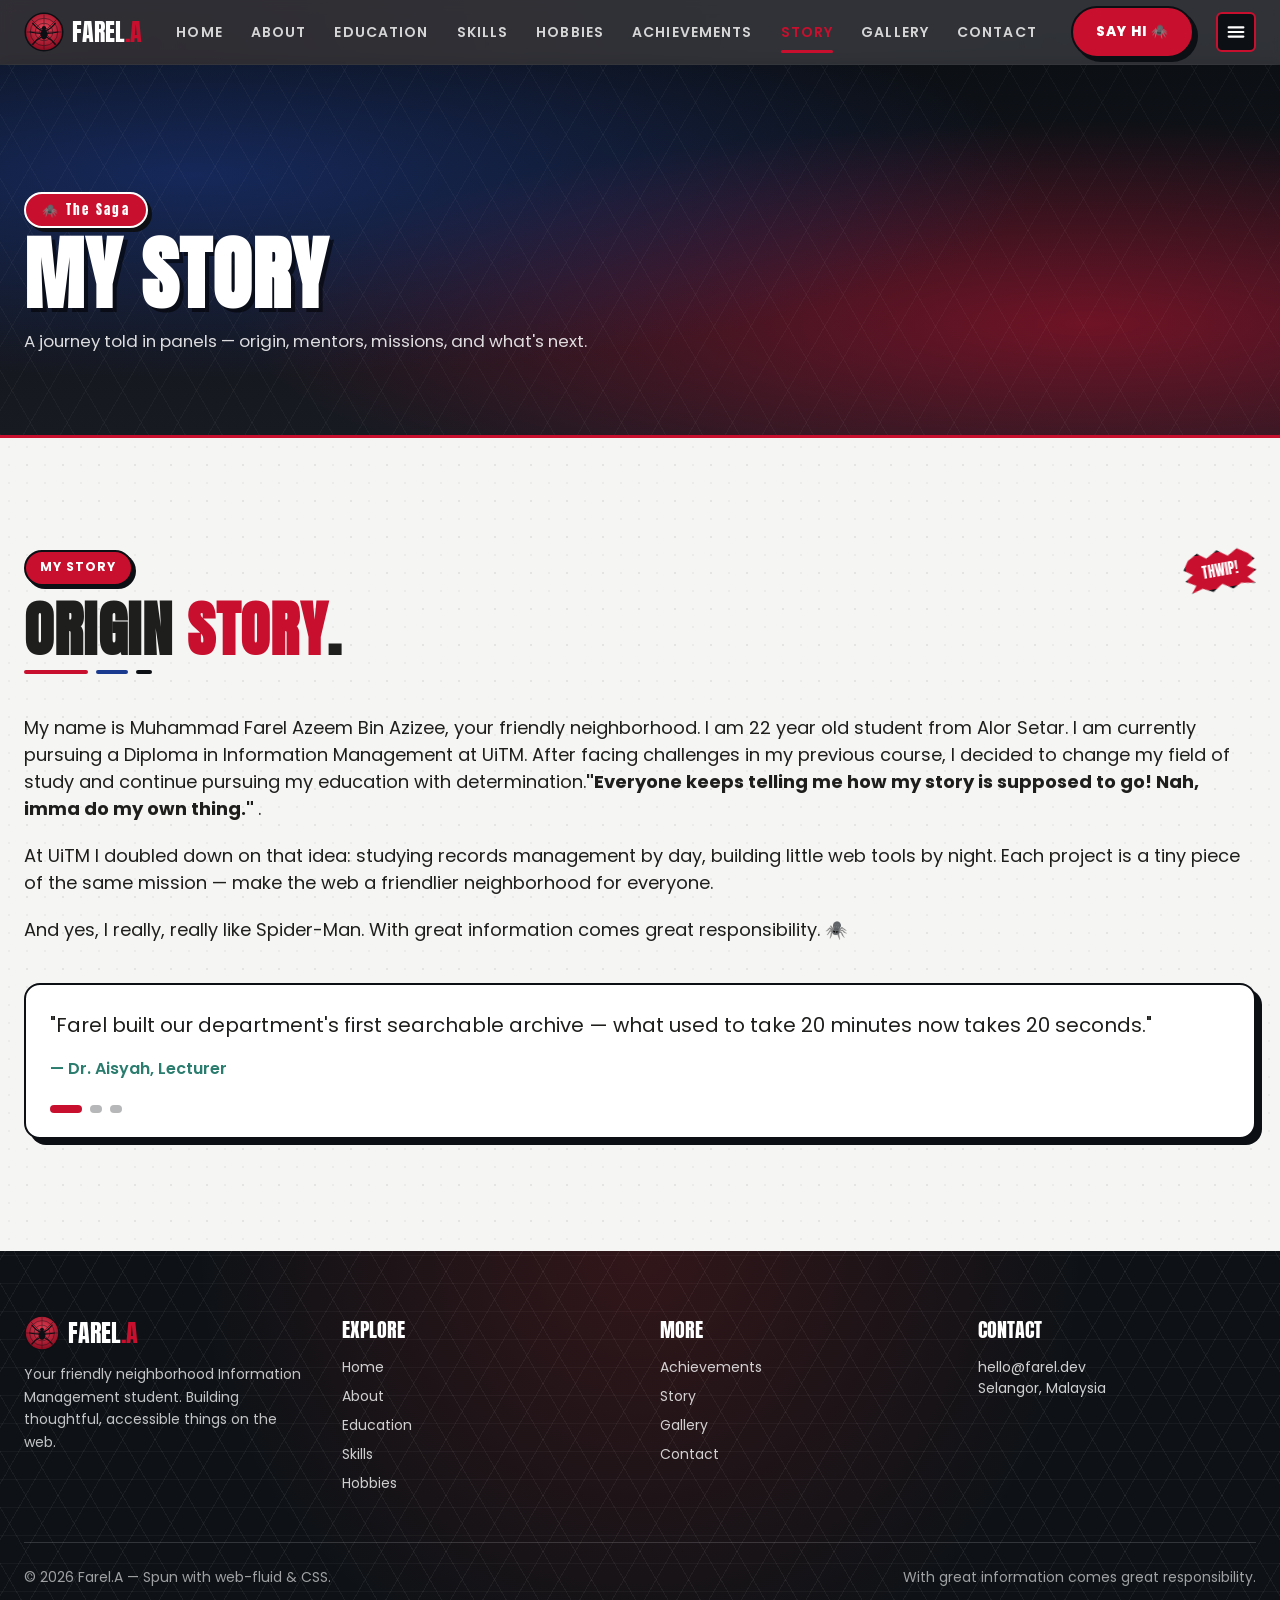
<file: story.html>
<!doctype html>
<html lang="en">
<head>
<meta charset="utf-8">
<meta name="viewport" content="width=device-width,initial-scale=1">
<title>Story — Farel.A</title>
<meta name="description" content="The origin story of Farel.A: bookshelves, broken laptops, and a love for information.">
<meta property="og:title" content="Story — Farel.A">
<meta property="og:description" content="The origin story of Farel.A: bookshelves, broken laptops, and a love for information.">
<meta property="og:type" content="website">
<link rel="preconnect" href="https://fonts.googleapis.com">
<link rel="preconnect" href="https://fonts.gstatic.com" crossorigin>
<link rel="stylesheet" href="https://fonts.googleapis.com/css2?family=Anton&family=Poppins:wght@300;400;500;600;700;800&display=swap">
<link rel="stylesheet" href="styles.css">
</head>
<body>
<div id="site-header-slot"></div>
<main style="padding-top:5rem">
<section class="section alt">
    <div class="container-x">
      <div class="reveal flex items-start justify-between gap-6 flex-wrap">
        <div>
          <span class="chip">My story</span>
          <h1 class="section-title" style="margin-top:1rem">Origin <span class="text-spidey">story</span>.</h1>
          <div class="section-eyebrow-bar"><span></span><span></span><span></span></div>
        </div>
        <span class="comic-burst pop sm:inline-grid hidden" style="--r:-10deg;transform:rotate(-10deg);font-size:.85rem">THWIP!</span>
      </div>
      <div style="margin-top:2.5rem">
  <div style="display:grid;gap:2.5rem;grid-template-columns:1fr;align-items:flex-start" class="lg-story">
    <div class="reveal" style="display:grid;gap:1.25rem;font-size:1.125rem">
      <p>My name is Muhammad Farel Azeem Bin Azizee, your friendly neighborhood. I am 22 year old student from Alor Setar. I am currently pursuing a Diploma in Information Management at UiTM. After facing challenges in my previous course, I decided to change my field of study and continue pursuing my education with determination.<strong>"Everyone keeps telling me how my story is supposed to go! Nah, imma do my own thing." </strong>.</p>
      <p>At UiTM I doubled down on that idea: studying records management by day, building little web tools by night. Each project is a tiny piece of the same mission — make the web a friendlier neighborhood for everyone.</p>
      <p>And yes, I really, really like Spider-Man. With great information comes great responsibility. <span aria-hidden="true">🕷️</span></p>
    </div>
    <div class="reveal">
      <div class="comic-card p-6 bg-white" id="storySlider"></div>
    </div>
  </div>
</div>
    </div>
  </section>
</main>
<div id="site-footer-slot"></div>
<div id="lightbox" class="lightbox" style="display:none"></div>
<script src="script.js"></script>
</body>
</html>
</file>
<file: styles.css>
/* Farel.A Portfolio — converted from Tailwind v4 source */
:root{
  --background:#ffffff;--foreground:#1e1e1c;--primary:#2a7d6e;--primary-foreground:#fff;
  --secondary:#f5f5f3;--secondary-foreground:#1e1e1c;--accent:#b8885a;--accent-foreground:#fff;
  --spidey:#c8102e;--spidey-deep:#8b0a1f;--spidey-blue:#1a3a8f;--spidey-blue-deep:#0f2563;
  --ink:#0c0f14;--muted:#f5f5f3;--muted-foreground:#6b6b66;--border:#e6e4df;--card:#fff;--ring:#c8102e;
  --font-display:"Anton","Impact",sans-serif;
  --font-body:"Poppins",system-ui,sans-serif;
}
*{box-sizing:border-box;border-color:var(--border)}
html{scroll-behavior:smooth}
body{margin:0;background:var(--background);color:var(--foreground);font-family:var(--font-body);-webkit-font-smoothing:antialiased;line-height:1.5}
h1,h2,h3,h4{font-family:var(--font-display);letter-spacing:.01em;margin:0}
p{margin:0}
a{color:inherit;text-decoration:none}
img,video,svg,iframe{display:block;max-width:100%}
button{font:inherit;cursor:pointer;background:none;border:0;color:inherit}
ul,ol{margin:0}

/* Color helpers */
.text-spidey{color:var(--spidey)}
.text-spidey-blue{color:var(--spidey-blue)}
.text-accent{color:var(--accent)}
.text-primary{color:var(--primary)}
.text-white{color:#fff}
.text-ink{color:var(--ink)}
.text-muted-foreground{color:var(--muted-foreground)}
.bg-spidey{background:var(--spidey)}
.bg-spidey-blue{background:var(--spidey-blue)}
.bg-accent{background:var(--accent)}
.bg-white{background:#fff}
.bg-ink{background:var(--ink)}
.bg-secondary{background:var(--secondary)}
.bg-background{background:var(--background)}
.border-ink{border-color:var(--ink)}
.border-spidey{border-color:var(--spidey)}

/* Typography */
.font-display{font-family:var(--font-display);text-transform:uppercase}
.font-semibold{font-weight:600}.font-bold{font-weight:700}.font-extrabold{font-weight:800}
.uppercase{text-transform:uppercase}
.tracking-wider{letter-spacing:.08em}
.tracking-widest{letter-spacing:.18em}
.leading-tight{line-height:1.15}
.leading-snug{line-height:1.3}
.leading-relaxed{line-height:1.7}

/* Layout */
.container-x{max-width:80rem;margin:0 auto;padding-left:1rem;padding-right:1rem}
@media(min-width:640px){.container-x{padding-left:1.5rem;padding-right:1.5rem}}
.relative{position:relative}.absolute{position:absolute}.fixed{position:fixed}
.inset-0{inset:0}.inset-x-0{left:0;right:0}.top-0{top:0}.bottom-0{bottom:0}.left-0{left:0}.right-0{right:0}
.z-10{z-index:10}.z-40{z-index:40}.z-50{z-index:50}
.overflow-hidden{overflow:hidden}
.flex{display:flex}.inline-flex{display:inline-flex}.grid{display:grid}.hidden{display:none}.block{display:block}
.items-center{align-items:center}.items-start{align-items:flex-start}
.justify-center{justify-content:center}.justify-between{justify-content:space-between}
.flex-wrap{flex-wrap:wrap}.flex-col{flex-direction:column}.shrink-0{flex-shrink:0}
.gap-1{gap:.25rem}.gap-2{gap:.5rem}.gap-3{gap:.75rem}.gap-4{gap:1rem}.gap-5{gap:1.25rem}.gap-6{gap:1.5rem}.gap-8{gap:2rem}.gap-10{gap:2.5rem}
.text-center{text-align:center}
.w-full{width:100%}.h-full{height:100%}.min-h-screen{min-height:100vh}
.mx-auto{margin-left:auto;margin-right:auto}
.mt-1{margin-top:.25rem}.mt-2{margin-top:.5rem}.mt-3{margin-top:.75rem}.mt-4{margin-top:1rem}.mt-5{margin-top:1.25rem}.mt-6{margin-top:1.5rem}.mt-8{margin-top:2rem}.mt-10{margin-top:2.5rem}.mt-12{margin-top:3rem}
.mb-1{margin-bottom:.25rem}.mb-3{margin-bottom:.75rem}
.pt-3{padding-top:.75rem}.pt-4{padding-top:1rem}.pt-6{padding-top:1.5rem}.pt-16{padding-top:4rem}.pt-20{padding-top:5rem}.pt-28{padding-top:7rem}
.pb-8{padding-bottom:2rem}.pb-20{padding-bottom:5rem}
.py-2{padding-top:.5rem;padding-bottom:.5rem}.py-3{padding-top:.75rem;padding-bottom:.75rem}.py-4{padding-top:1rem;padding-bottom:1rem}.py-16{padding-top:4rem;padding-bottom:4rem}.py-20{padding-top:5rem;padding-bottom:5rem}
.px-3{padding-left:.75rem;padding-right:.75rem}.px-4{padding-left:1rem;padding-right:1rem}
.p-4{padding:1rem}.p-5{padding:1.25rem}.p-6{padding:1.5rem}.p-8{padding:2rem}
.rounded-md{border-radius:.375rem}.rounded-lg{border-radius:.5rem}.rounded-full{border-radius:9999px}
.border{border-width:1px;border-style:solid}.border-2{border-width:2px;border-style:solid}.border-y-2{border-top-width:2px;border-bottom-width:2px;border-style:solid}.border-l-4{border-left-width:4px;border-style:solid}
.opacity-65{opacity:.65}

/* Sizes */
.w-3{width:.75rem}.w-4{width:1rem}.w-5{width:1.25rem}.w-6{width:1.5rem}.w-8{width:2rem}.w-9{width:2.25rem}.w-10{width:2.5rem}.w-12{width:3rem}.w-16{width:4rem}.w-24{width:6rem}.w-40{width:10rem}.w-72{width:18rem}.w-80{width:20rem}
.h-1{height:.25rem}.h-2{height:.5rem}.h-3{height:.75rem}.h-5{height:1.25rem}.h-6{height:1.5rem}.h-9{height:2.25rem}.h-10{height:2.5rem}.h-12{height:3rem}.h-16{height:4rem}.h-32{height:8rem}.h-72{height:18rem}.h-px{height:1px}

/* Typography sizes */
.text-xs{font-size:.75rem}.text-sm{font-size:.875rem}.text-base{font-size:1rem}.text-lg{font-size:1.125rem}.text-xl{font-size:1.25rem}.text-2xl{font-size:1.5rem}.text-3xl{font-size:1.875rem}.text-4xl{font-size:2.25rem;line-height:1.1}.text-5xl{font-size:3rem;line-height:1.05}.text-6xl{font-size:3.75rem;line-height:1}.text-7xl{font-size:4.5rem;line-height:1}

/* Grids */
.grid-cols-2{grid-template-columns:repeat(2,minmax(0,1fr))}
@media(min-width:640px){
  .sm\:grid-cols-2{grid-template-columns:repeat(2,minmax(0,1fr))}
  .sm\:text-7xl{font-size:4.5rem;line-height:1}
  .sm\:text-6xl{font-size:3.75rem;line-height:1.05}
  .sm\:inline-grid{display:inline-grid}
}
@media(min-width:768px){
  .md\:grid-cols-2{grid-template-columns:repeat(2,minmax(0,1fr))}
  .md\:grid-cols-3{grid-template-columns:repeat(3,minmax(0,1fr))}
  .md\:grid-cols-4{grid-template-columns:repeat(4,minmax(0,1fr))}
  .md\:py-28{padding-top:7rem;padding-bottom:7rem}
  .md\:pt-36{padding-top:9rem}
  .md\:pb-28{padding-bottom:7rem}
  .md\:p-8{padding:2rem}
  .md\:h-20{height:5rem}
  .md\:block{display:block}
}
@media(min-width:1024px){
  .lg\:grid-cols-2{grid-template-columns:repeat(2,minmax(0,1fr))}
  .lg\:grid-cols-3{grid-template-columns:repeat(3,minmax(0,1fr))}
  .lg\:grid-cols-4{grid-template-columns:repeat(4,minmax(0,1fr))}
  .lg\:grid-cols-5{grid-template-columns:repeat(5,minmax(0,1fr))}
  .lg\:col-span-2{grid-column:span 2 / span 2}
  .lg\:col-span-3{grid-column:span 3 / span 3}
  .lg\:flex{display:flex}
  .lg\:hidden{display:none}
  .lg\:block{display:block}
  .lg\:text-9xl{font-size:7.5rem;line-height:1}
}

/* Decorations */
.drop-shadow-comic{filter:drop-shadow(4px 4px 0 rgba(0,0,0,.6))}
.shadow-comic{box-shadow:3px 3px 0 var(--ink)}

/* Components */
.chip{display:inline-flex;align-items:center;gap:.4rem;padding:.4rem .9rem;border:2px solid var(--ink);border-radius:9999px;background:var(--spidey);color:#fff;font-weight:700;letter-spacing:.08em;text-transform:uppercase;font-size:.78rem;box-shadow:3px 3px 0 var(--ink)}
.comic-card{background:#fff;border:2px solid var(--ink);border-radius:1rem;box-shadow:6px 6px 0 var(--ink)}
.btn-comic{display:inline-flex;align-items:center;gap:.5rem;padding:.85rem 1.4rem;border:2px solid var(--ink);border-radius:9999px;font-weight:800;letter-spacing:.08em;text-transform:uppercase;font-size:.85rem;box-shadow:4px 4px 0 var(--ink);transition:transform .15s ease, box-shadow .15s ease}
.btn-comic:hover{transform:translate(-2px,-2px);box-shadow:6px 6px 0 var(--ink)}
.btn-comic:active{transform:translate(2px,2px);box-shadow:1px 1px 0 var(--ink)}

.paper{background-color:#f5f5f3;background-image:radial-gradient(rgba(0,0,0,.04) 1px,transparent 1px),radial-gradient(rgba(0,0,0,.03) 1px,transparent 1px);background-size:18px 18px,36px 36px;background-position:0 0,9px 9px}
.web-bg{background-color:#0e1216;background-image:radial-gradient(circle at 50% 0%,rgba(214,40,40,.18),transparent 60%),repeating-linear-gradient(60deg,rgba(255,255,255,.05) 0 1px,transparent 1px 28px),repeating-linear-gradient(-60deg,rgba(255,255,255,.05) 0 1px,transparent 1px 28px),repeating-linear-gradient(0deg,rgba(255,255,255,.04) 0 1px,transparent 1px 28px)}
.web-pattern{background-image:radial-gradient(circle at 50% 0%,rgba(12,15,20,.06),transparent 70%),repeating-linear-gradient(60deg,rgba(12,15,20,.08) 0 1px,transparent 1px 32px),repeating-linear-gradient(-60deg,rgba(12,15,20,.08) 0 1px,transparent 1px 32px),repeating-linear-gradient(0deg,rgba(12,15,20,.06) 0 1px,transparent 1px 32px)}
.spidey-veil{background:radial-gradient(ellipse at 20% 20%,rgba(26,58,143,.55),transparent 55%),radial-gradient(ellipse at 85% 30%,rgba(200,16,46,.45),transparent 50%),linear-gradient(180deg,rgba(0,0,0,.55),rgba(0,0,0,.85))}
.crack-strip{background:linear-gradient(90deg,var(--spidey) 0 50%,var(--spidey-blue) 50% 100%)}

.comic-burst{display:inline-grid;place-items:center;padding:.5rem 1rem;font-family:var(--font-display);color:#fff;border:2px solid var(--ink);box-shadow:4px 4px 0 var(--ink);clip-path:polygon(8% 14%,22% 0%,34% 16%,50% 0%,64% 18%,78% 4%,92% 20%,100% 36%,88% 50%,100% 64%,86% 78%,96% 96%,76% 90%,64% 100%,50% 84%,36% 100%,22% 88%,6% 96%,14% 78%,0% 64%,12% 50%,0% 36%);background:var(--spidey)}
.comic-burst.blue{background:var(--spidey-blue)}
.comic-burst.accent{background:var(--accent)}

/* Animations */
@keyframes slideUp{from{opacity:0;transform:translateY(28px)}to{opacity:1;transform:none}}
@keyframes float{0%,100%{transform:translateY(0)}50%{transform:translateY(-8px)}}
@keyframes swing{0%,100%{transform:rotate(-8deg)}50%{transform:rotate(8deg)}}
@keyframes hangswing{0%,100%{transform:rotate(-4deg)}50%{transform:rotate(4deg)}}
@keyframes marquee{from{transform:translateX(0)}to{transform:translateX(-50%)}}
@keyframes pop{0%{transform:scale(.8) rotate(var(--r,-6deg))}60%{transform:scale(1.08) rotate(var(--r,-6deg))}100%{transform:scale(1) rotate(var(--r,-6deg))}}
@keyframes pulseGlow{0%,100%{box-shadow:0 0 0 0 rgba(200,16,46,.6)}50%{box-shadow:0 0 0 14px rgba(200,16,46,0)}}

.js .reveal{opacity:0}
.reveal.in{opacity:1;animation:slideUp .8s cubic-bezier(.2,.7,.2,1) both}
@media (prefers-reduced-motion: reduce){.js .reveal{opacity:1}}
.swing{transform-origin:top center;animation:swing 4s ease-in-out infinite}
.hang-swing{transform-origin:top center;animation:hangswing 5s ease-in-out infinite}
.marquee-track{animation:marquee 30s linear infinite;display:flex;gap:2.5rem;white-space:nowrap;padding:1rem 0;font-family:var(--font-display);font-size:1.25rem;letter-spacing:.08em}
.pop{animation:pop .5s ease-out both}
.pulse-glow{animation:pulseGlow 2.4s ease-in-out infinite}

/* Nav */
.site-header{position:fixed;top:0;left:0;right:0;z-index:50;transition:all .2s ease;background:rgba(12,15,20,.85);backdrop-filter:blur(6px);border-bottom:1px solid rgba(255,255,255,.1)}
.site-header.scrolled{background:rgba(12,15,20,.95);border-bottom:2px solid var(--spidey);box-shadow:0 4px 0 var(--spidey)}
.nav-link{position:relative;padding:.5rem .75rem;font-size:.875rem;font-weight:600;text-transform:uppercase;letter-spacing:.08em;color:rgba(255,255,255,.8);transition:color .15s ease}
.nav-link:hover{color:#fff}
.nav-link.active{color:var(--spidey)}
.nav-link.active::after{content:"";position:absolute;left:.75rem;right:.75rem;bottom:-2px;height:3px;background:var(--spidey);border-radius:9999px}

/* Hero/section helpers */
.web-corner{position:relative}
.web-corner::before{content:"";position:absolute;inset:-1px auto auto -1px;width:260px;height:260px;background:conic-gradient(from 0deg at 0 0,transparent 0 6deg,rgba(255,255,255,.35) 6deg 7deg,transparent 7deg 20deg,rgba(255,255,255,.28) 20deg 21deg,transparent 21deg 36deg,rgba(255,255,255,.24) 36deg 37deg,transparent 37deg 54deg,rgba(255,255,255,.22) 54deg 55deg,transparent 55deg 72deg,rgba(255,255,255,.2) 72deg 73deg,transparent 73deg 90deg);pointer-events:none;-webkit-mask-image:radial-gradient(circle at 0 0,black 0,black 60%,transparent 75%);mask-image:radial-gradient(circle at 0 0,black 0,black 60%,transparent 75%)}

/* Specific layout helpers */
.hero{position:relative;padding:7rem 0 5rem;overflow:hidden}
@media(min-width:768px){.hero{padding:9rem 0 7rem}}
.hero-bg{position:absolute;inset:0;z-index:-1}
.hero-bg video{width:100%;height:100%;object-fit:cover}
.hero-title{font-family:var(--font-display);text-transform:uppercase;color:#fff;line-height:.92;font-size:3rem;filter:drop-shadow(4px 4px 0 rgba(0,0,0,.6))}
@media(min-width:640px){.hero-title{font-size:4.5rem}}
@media(min-width:1024px){.hero-title{font-size:7.5rem}}
.hero-lead{margin-top:1.5rem;max-width:36rem;color:rgba(255,255,255,.85);font-size:1.125rem}

/* Section */
.section{position:relative;padding:5rem 0;overflow:hidden}
@media(min-width:768px){.section{padding:7rem 0}}
.section.alt{background:#f5f5f3;background-image:radial-gradient(rgba(0,0,0,.04) 1px,transparent 1px),radial-gradient(rgba(0,0,0,.03) 1px,transparent 1px);background-size:18px 18px,36px 36px;background-position:0 0,9px 9px}
.section.web{background-image:radial-gradient(circle at 50% 0%,rgba(12,15,20,.06),transparent 70%),repeating-linear-gradient(60deg,rgba(12,15,20,.08) 0 1px,transparent 1px 32px),repeating-linear-gradient(-60deg,rgba(12,15,20,.08) 0 1px,transparent 1px 32px),repeating-linear-gradient(0deg,rgba(12,15,20,.06) 0 1px,transparent 1px 32px)}
.section-title{font-family:var(--font-display);text-transform:uppercase;font-size:2.25rem;line-height:.95}
@media(min-width:640px){.section-title{font-size:3.75rem}}
.section-eyebrow-bar{display:flex;align-items:center;gap:.5rem;margin-top:.75rem}
.section-eyebrow-bar span:nth-child(1){display:block;height:.25rem;width:4rem;background:var(--spidey);border-radius:9999px}
.section-eyebrow-bar span:nth-child(2){display:block;height:.25rem;width:2rem;background:var(--spidey-blue);border-radius:9999px}
.section-eyebrow-bar span:nth-child(3){display:block;height:.25rem;width:1rem;background:var(--ink);border-radius:9999px}

/* Skills bar */
.skill-bar{margin-top:.25rem;height:.75rem;background:var(--secondary);border:2px solid var(--ink);border-radius:9999px;overflow:hidden}
.skill-bar>div{height:100%;background:var(--spidey)}

/* Form */
.input{width:100%;padding:.75rem 1rem;border:2px solid var(--ink);border-radius:.5rem;background:#fff;font:inherit}
.input:focus{outline:none;box-shadow:0 0 0 4px rgba(200,16,46,.3)}
.err{color:var(--spidey);font-size:.875rem;margin-top:.25rem}

/* Gallery */
.gallery-grid{display:grid;grid-template-columns:repeat(2,1fr);gap:1rem}
@media(min-width:768px){.gallery-grid{grid-template-columns:repeat(4,1fr)}}
.gallery-item{position:relative;border:2px solid var(--ink);border-radius:1rem;box-shadow:6px 6px 0 var(--ink);overflow:hidden;padding:0;background:#fff}
.gallery-item img,.gallery-item video{width:100%;height:160px;object-fit:cover;transition:transform .4s ease;display:block}
.gallery-item:hover img,.gallery-item:hover video{transform:scale(1.05)}
.lightbox{position:fixed;inset:0;background:rgba(0,0,0,.9);display:flex;align-items:center;justify-content:center;z-index:100;padding:2rem}
.lightbox img{max-height:90vh;max-width:90vw;border:3px solid var(--spidey);box-shadow:8px 8px 0 var(--ink)}
.lightbox button.close{position:absolute;top:1rem;right:1rem;color:#fff;font-size:2rem}
.lightbox button.arrow{position:absolute;top:50%;transform:translateY(-50%);color:#fff;font-size:3rem;padding:0 1rem}
.lightbox button.prev{left:1rem}.lightbox button.next{right:1rem}

/* Back to top */
.back-top{position:fixed;bottom:1.5rem;right:1.5rem;z-index:40;width:3rem;height:3rem;border-radius:9999px;background:var(--spidey);color:#fff;border:2px solid var(--ink);box-shadow:4px 4px 0 var(--ink);display:none;align-items:center;justify-content:center;font-size:1.5rem}
.back-top.show{display:flex}
.back-top:hover{transform:translateY(-2px)}

/* Footer */
footer{color:#fff;padding:4rem 0 2rem}
footer .grid-foot{display:grid;gap:2.5rem;grid-template-columns:1fr}
@media(min-width:768px){footer .grid-foot{grid-template-columns:repeat(4,1fr)}}
footer a:hover{color:var(--spidey)}

/* Timeline */
.timeline{position:relative;border-left:4px solid var(--ink);margin-left:.75rem;padding-left:0;list-style:none}
.timeline>li{padding-left:2rem;position:relative;margin-bottom:2.5rem}
.timeline .dot{position:absolute;left:-14px;top:.25rem;width:1.5rem;height:1.5rem;border-radius:9999px;background:var(--spidey);border:2px solid var(--ink);box-shadow:3px 3px 0 var(--ink)}

/* Stat counters */
.stats{background:var(--ink);color:#fff;padding:4rem 0;border-top:2px solid var(--ink);border-bottom:2px solid var(--ink)}
.stats .grid{grid-template-columns:repeat(2,1fr);gap:1.5rem}
@media(min-width:768px){.stats .grid{grid-template-columns:repeat(4,1fr)}}
.stats p.num{font-family:var(--font-display);font-size:3.75rem;color:var(--spidey);margin:0}
.stats p.lbl{margin-top:.5rem;text-transform:uppercase;letter-spacing:.18em;font-size:.875rem;color:rgba(255,255,255,.8)}

/* Misc utilities */
.max-w-md{max-width:28rem}.max-w-xl{max-width:36rem}.max-w-2xl{max-width:42rem}
.rotate-180{transform:rotate(180deg)}
.object-cover{object-fit:cover}
.transition{transition:all .2s ease}
.cursor-pointer{cursor:pointer}
.list-none{list-style:none;padding-left:0}

/* ============================================================
   SPIDER-VERSE PARALLAX SYSTEM — scroll-driven depth & motion
   ============================================================ */

/* Scroll progress bar */
.scroll-progress{position:fixed;top:0;left:0;height:4px;width:0;z-index:60;background:linear-gradient(90deg,var(--spidey),var(--accent),var(--spidey-blue));box-shadow:0 0 12px rgba(200,16,46,.6);transition:width .08s linear}

/* Global parallax stage — fixed behind everything */
.parallax-stage{position:fixed;inset:0;pointer-events:none;z-index:-2;overflow:hidden}
.parallax-stage .layer{position:absolute;will-change:transform;opacity:.85}

/* Web grid backdrop (deepest) */
.layer-web{inset:-10% -10%;background:
  radial-gradient(circle at 18% 22%,rgba(200,16,46,.18),transparent 45%),
  radial-gradient(circle at 82% 70%,rgba(26,58,143,.22),transparent 50%),
  repeating-linear-gradient(60deg,rgba(255,255,255,.04) 0 1px,transparent 1px 36px),
  repeating-linear-gradient(-60deg,rgba(255,255,255,.04) 0 1px,transparent 1px 36px),
  repeating-linear-gradient(0deg,rgba(255,255,255,.03) 0 1px,transparent 1px 36px)
}

/* Comic dot tone overlay */
.layer-dots{inset:0;background-image:radial-gradient(rgba(200,16,46,.10) 1.5px,transparent 1.6px),radial-gradient(rgba(26,58,143,.08) 1.5px,transparent 1.6px);background-size:28px 28px,56px 56px;background-position:0 0,14px 14px;opacity:.5}

/* Floating spider silhouette */
.layer-spider{top:8%;right:6%;width:140px;height:140px;opacity:.18;filter:drop-shadow(0 10px 20px rgba(200,16,46,.4))}

/* Comic burst splats */
.layer-burst{position:absolute;font-family:var(--font-display);color:var(--spidey);opacity:.12;font-size:8rem;letter-spacing:.05em;text-transform:uppercase}
.layer-burst.b1{top:30%;left:-2%;transform:rotate(-18deg)}
.layer-burst.b2{top:65%;right:-3%;transform:rotate(14deg);color:var(--spidey-blue)}
.layer-burst.b3{top:120%;left:40%;transform:rotate(-6deg);color:var(--accent)}

/* Web corners in stage corners */
.layer-corner{width:320px;height:320px;background:conic-gradient(from 0deg at 0 0,transparent 0 6deg,rgba(200,16,46,.22) 6deg 7deg,transparent 7deg 20deg,rgba(255,255,255,.16) 20deg 21deg,transparent 21deg 36deg,rgba(26,58,143,.18) 36deg 37deg,transparent 37deg 54deg,rgba(255,255,255,.14) 54deg 55deg,transparent 55deg 72deg,rgba(200,16,46,.16) 72deg 73deg,transparent 73deg 90deg);-webkit-mask-image:radial-gradient(circle at 0 0,black 0,black 60%,transparent 78%);mask-image:radial-gradient(circle at 0 0,black 0,black 60%,transparent 78%);opacity:.35}
.layer-corner.tl{top:-1px;left:-1px}
.layer-corner.br{bottom:-1px;right:-1px;transform:rotate(180deg)}

/* Descending hanging spider that drops as you scroll */
.hang-spider{position:fixed;top:-80px;right:6vw;width:46px;height:46px;z-index:5;pointer-events:none;transition:transform .12s linear}
.hang-spider .thread{position:absolute;left:50%;top:-2000px;width:1.5px;height:2000px;background:linear-gradient(180deg,transparent,rgba(255,255,255,.55));transform:translateX(-50%)}
.hang-spider svg{position:relative;animation:hangswing 3.6s ease-in-out infinite;transform-origin:top center;filter:drop-shadow(0 4px 6px rgba(0,0,0,.5))}

/* Unified page-hero band auto-injected on interior pages */
.page-hero{position:relative;padding:6rem 0 4rem;overflow:hidden;background:
  radial-gradient(ellipse at 15% 30%,rgba(26,58,143,.55),transparent 55%),
  radial-gradient(ellipse at 85% 70%,rgba(200,16,46,.5),transparent 55%),
  linear-gradient(180deg,#0c0f14,#181a22);
  color:#fff;border-bottom:3px solid var(--spidey);box-shadow:0 6px 0 var(--spidey-blue)}
.page-hero::before{content:"";position:absolute;inset:0;background-image:repeating-linear-gradient(60deg,rgba(255,255,255,.06) 0 1px,transparent 1px 32px),repeating-linear-gradient(-60deg,rgba(255,255,255,.06) 0 1px,transparent 1px 32px);pointer-events:none;opacity:.6}
.page-hero::after{content:"";position:absolute;left:-1px;top:-1px;width:260px;height:260px;background:conic-gradient(from 0deg at 0 0,transparent 0 6deg,rgba(255,255,255,.35) 6deg 7deg,transparent 7deg 20deg,rgba(255,255,255,.28) 20deg 21deg,transparent 21deg 36deg,rgba(255,255,255,.24) 36deg 37deg,transparent 37deg 54deg,rgba(255,255,255,.22) 54deg 55deg,transparent 55deg 72deg,rgba(255,255,255,.2) 72deg 73deg,transparent 73deg 90deg);-webkit-mask-image:radial-gradient(circle at 0 0,black 0,black 60%,transparent 75%);mask-image:radial-gradient(circle at 0 0,black 0,black 60%,transparent 75%);pointer-events:none}
.page-hero .container-x{position:relative;z-index:2}
.page-hero h1{font-family:var(--font-display);text-transform:uppercase;font-size:3rem;line-height:.95;filter:drop-shadow(4px 4px 0 rgba(0,0,0,.55));margin:.5rem 0 0}
@media(min-width:768px){.page-hero{padding:8rem 0 5rem}.page-hero h1{font-size:5rem}}
.page-hero .eyebrow{display:inline-flex;align-items:center;gap:.5rem;padding:.4rem 1rem;border:2px solid #fff;border-radius:9999px;background:var(--spidey);color:#fff;font-family:var(--font-display);letter-spacing:.18em;font-size:.8rem;box-shadow:4px 4px 0 var(--ink)}
.page-hero p.lead{margin-top:1rem;max-width:42rem;color:rgba(255,255,255,.85);font-size:1.05rem;line-height:1.6}

/* Scroll-tilt cards (JS-applied) */
.tilt{transition:transform .25s cubic-bezier(.2,.7,.2,1)}
.comic-card.tilt:hover{transform:translate(-4px,-4px) rotate(-.4deg)}

/* Scroll-zoom hero video (depth feel) */
.hero-bg{will-change:transform}

/* Reveal variants */
.reveal-up{transform:translateY(40px)}
.reveal-left{transform:translateX(-40px)}
.reveal-right{transform:translateX(40px)}
.js .reveal-up,.js .reveal-left,.js .reveal-right{opacity:0}
.reveal-up.in,.reveal-left.in,.reveal-right.in{opacity:1;transform:none;transition:opacity .8s ease,transform .8s cubic-bezier(.2,.7,.2,1)}

@media (prefers-reduced-motion: reduce){
  .parallax-stage,.hang-spider{display:none}
  .reveal-up,.reveal-left,.reveal-right{transform:none;opacity:1}
}

/* Gallery video play badge */
.gallery-item{position:relative}
.gallery-item .play-badge{
  position:absolute;inset:auto auto 10px 10px;
  width:38px;height:38px;border-radius:999px;
  display:grid;place-items:center;
  background:rgba(0,0,0,.65);color:#fff;font-size:14px;
  backdrop-filter:blur(6px);
  border:1px solid rgba(255,255,255,.25);
  pointer-events:none;
}
</file>
